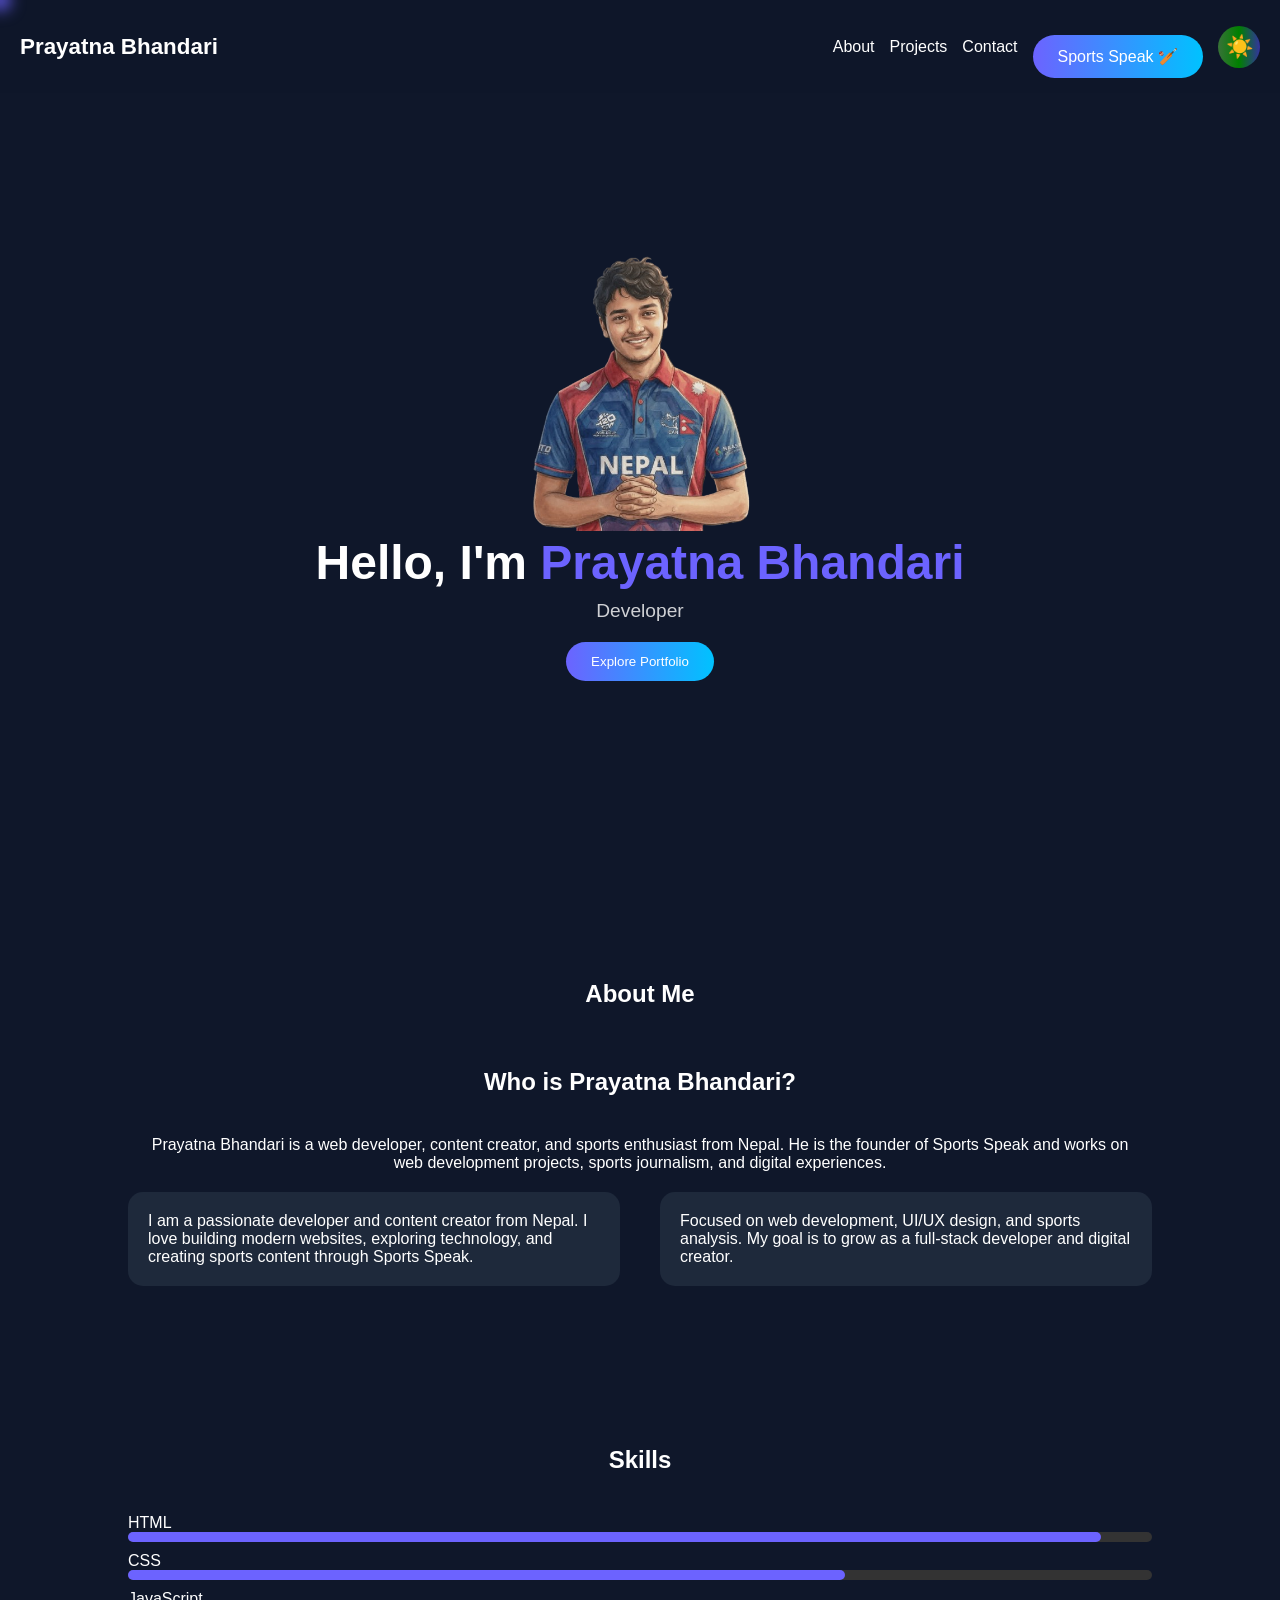
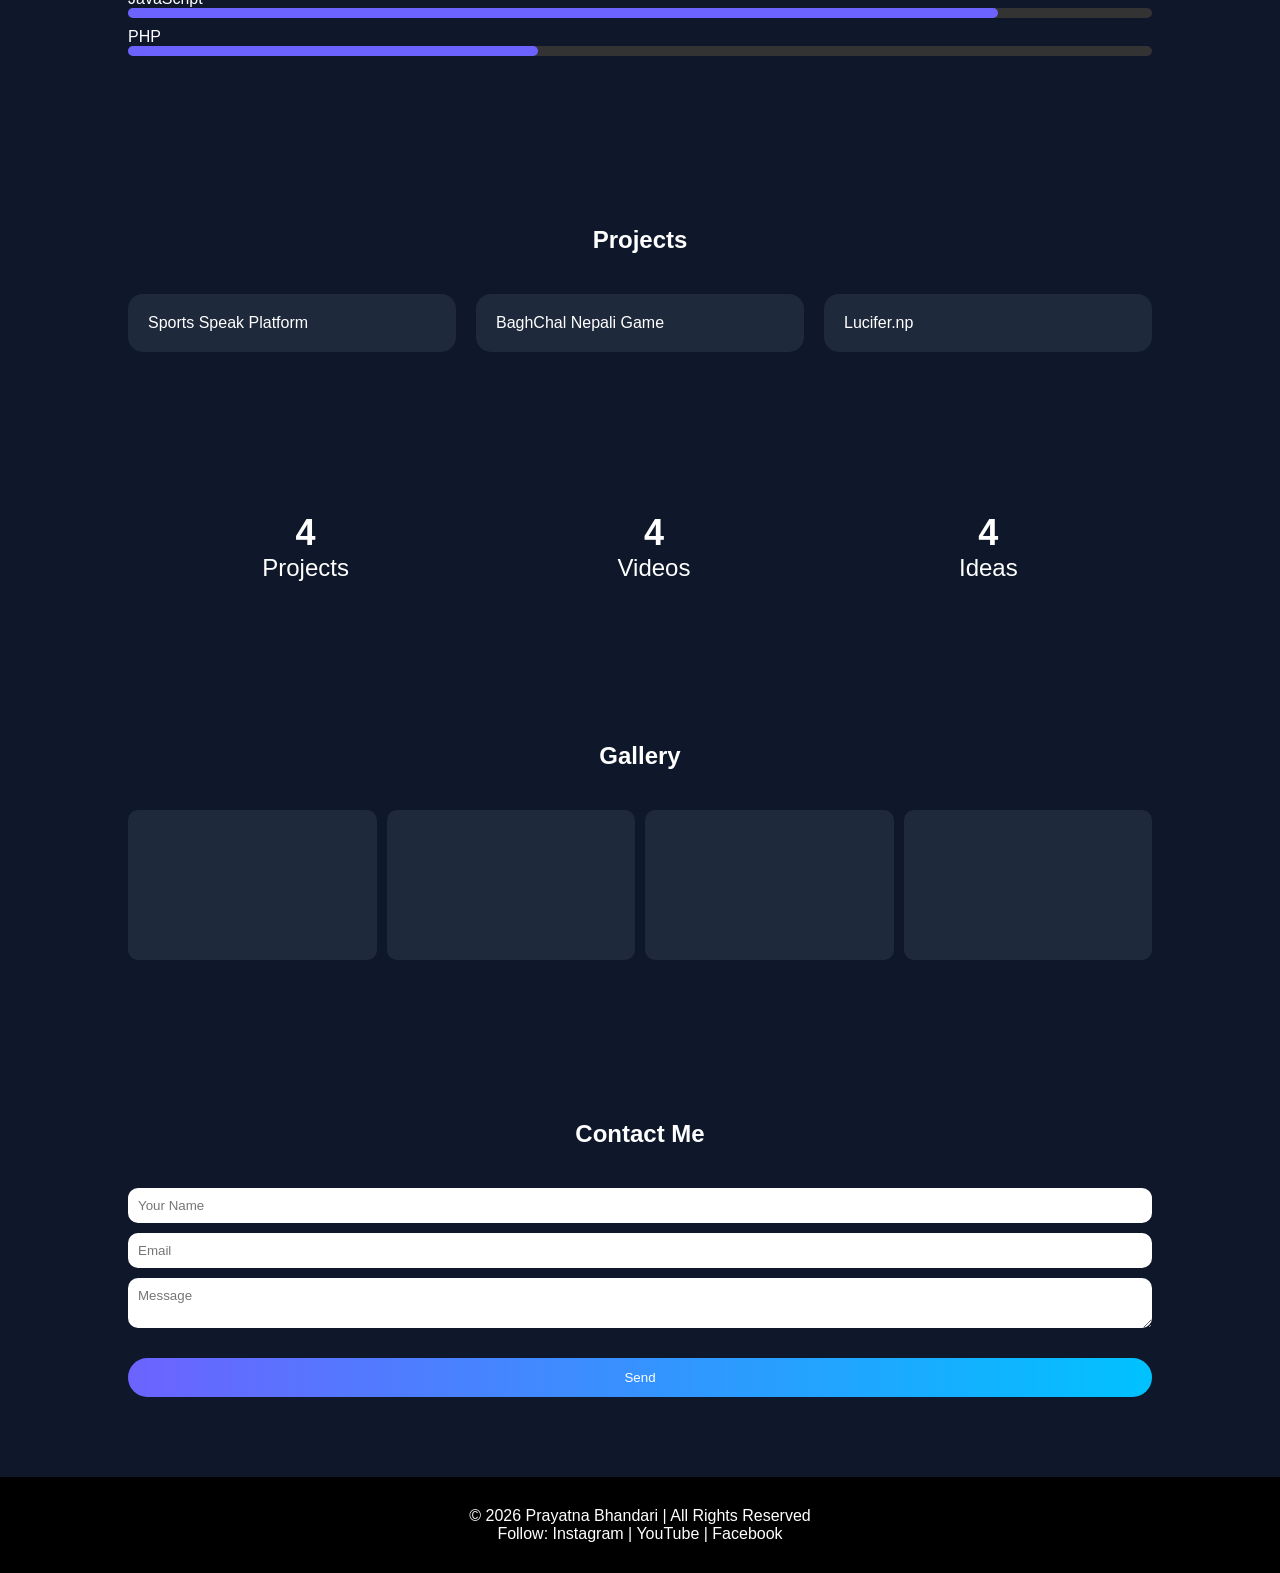
<file: index.html>
<!DOCTYPE html>
<html lang="en">
<head>
<meta charset="UTF-8">
<meta name="viewport" content="width=device-width, initial-scale=1.0">
<link rel="icon" href="ghibliME.png" type="image/png">
<meta name="description"
content="Official Website Of Prayatna Bhandari. Web developer, Content Creator, Sports Journalist, And Founder Of Sports Speak - Channel From Nepal.">

<title>
Prayatna Bhandari | Web Developer, Content Creator & Founder of Sports Speak
</title>

<style>
/* ================= THEMES ================= */

:root{
    --bg:#0f172a;
    --text:#ffffff;
    --card:#1e293b;
    --nav:rgba(15,23,42,0.75);
    --secondary-text:#cbd5e1;
    --input:#334155;

    --primary:#6C63FF;
    --secondary:#00C2FF;
}


/* LIGHT MODE */

body.light{

    --bg:#f8fafc;
    --text:#0f172a;
    --card:#ffffff;
    --nav:rgba(255,255,255,0.75);
    --secondary-text:#475569;
    --input:#e2e8f0;

    --primary:#6C63FF;
    --secondary:#00C2FF;
}


body{
    background-color:var(--bg);
    color:var(--text);
    transition:0.5s ease;
}

body.sports{
    --primary:#ff4d1a;
    --secondary:#ffb703;
}

/* ================= RESET ================= */
*{
    margin:0;
    padding:0;
    box-sizing:border-box;
    font-family:Segoe UI, sans-serif;
}

body{
    background:var(--bg);
    color:var(--text);
    overflow-x:hidden;
    transition:.5s ease;
}

/* ================= CURSOR GLOW ================= */
.cursor{
    width:20px;
    height:20px;
    border-radius:50%;
    position:fixed;
    pointer-events:none;
    background:var(--primary);
    transform:translate(-50%,-50%);
    filter:blur(8px);
    z-index:9999;
}

/* ================= HEADER ================= */
header{
    position:fixed;
    top:0;
    left:0;
    width:100%;
    padding:15px 20px;
    display:flex;
    align-items:center;
    justify-content:space-between;
    background:var(--nav);
    backdrop-filter:blur(15px);
    z-index:1000;
}

.logo{
    font-size:1.4rem;
    font-weight:700;
}

nav{
    display:flex;
    gap:15px;
    align-items:center;
}

nav a{
    color:var(--text);
    text-decoration:none;
    font-weight:500;
    transition:.3s;
}

nav a:hover{
    color:var(--primary);
}

/* ================= TOGGLE ================= */

.theme-switch{

    margin-left:auto;

    display:flex;

    align-items:center;

}


.theme-switch button{

    width:42px;
    height:42px;

    border:none;
    border-radius:50%;

    background-image: linear-gradient(to right, rgb(56, 114, 56), green, rgb(51, 51, 158));
    color:var(--text);

    font-size:22px;

    cursor:pointer;
    display:flex;
    align-items:center;
    justify-content:center;

    transition:.3s;
}


.theme-switch button:hover{

    transform:rotate(30deg) scale(1.1);

}


@media(max-width:900px){

    .theme-switch .text{
        display:none;
        text-align: center;
    }

}

/* Mobile view */

@media(max-width:900px){

    .theme-switch{
        justify-self:end;
    }


    .theme-switch button{

        width:40px;
        height:40px;

        padding:0;

        border-radius:50%;

        font-size:22px;
        display:flex;
        align-items:center;
        justify-content:center;

        overflow: visible;
    }


    /* Hide text after emoji */

    .theme-switch button{
        text-indent:-45px;
    }


    .theme-switch button::first-letter{
        text-indent:0;
    }

}

/* ================= HERO ================= */
.me {
    width: 250px;
    border-radius: 20px;
    box-shadow: 0 0 20px var(--accent-blue);
    animation: bounce 6s infinite ease-out;
}

@keyframes bounce {
    0%, 100% {
       
        transform: translateY(0);
    }
    50% {
        transform: translateY(-20px);
    }
}
.hero{
    height:100vh;
    display:flex;
    flex-direction:column;
    justify-content:center;
    align-items:center;
    text-align:center;
    padding:0 10%;
}

.hero h1{
    font-size:3rem;
}

.hero span{
    color:var(--primary);
}

.typing{
    margin-top:10px;
    font-size:1.2rem;
    opacity:0.8;
}

.btn{
    margin-top:20px;
    padding:12px 25px;
    border:none;
    border-radius:30px;
    cursor:pointer;
    background:linear-gradient(90deg,var(--primary),var(--secondary));
    color:var(--text);
    transition:.3s;
}

.btn:hover{
    transform:translateY(-5px);
}

/* ================= SECTIONS ================= */
section{
    padding:80px 10%;
}

h2{
    text-align:center;
    margin-bottom:40px;
}

/* ================= ABOUT ================= */
.about{
    display:grid;
    grid-template-columns:1fr 1fr;
    gap:40px;
}

.Mcard{
    background: none;
    padding:20px;
    text-align: center;
    border-radius:15px;
    font-family: 'Courier New', Courier, monospace;
    font-style: normal;
}

.card{
    background:var(--card);
    padding:20px;
    border-radius:15px;
    font-family: sans-serif;
    font-style: normal;
}

/* ================= SKILLS ================= */
.skill{
    margin:10px 0;
}

.bar{
    height:10px;
    background:#333;
    border-radius:10px;
}

.bar div{
    height:10px;
    width:0;
    background:var(--primary);
    border-radius:10px;
    transition:2s;
}

/* ================= PROJECTS ================= */
.projects{
    display:grid;
    grid-template-columns:repeat(auto-fit,minmax(250px,1fr));
    gap:20px;
}

/* ================= STATS ================= */
.stats{
    display:flex;
    justify-content:space-around;
    text-align:center;
}

.stats div{
    font-size:1.5rem;
}

/* ================= GALLERY ================= */
.gallery{
    display:grid;
    grid-template-columns:repeat(auto-fit,minmax(200px,1fr));
    gap:10px;
}

.gallery div{
    height:150px;
    background:var(--card);
    border-radius:10px;
}

/* ================= CONTACT ================= */
form{
    display:flex;
    flex-direction:column;
    gap:10px;
}

input, textarea{
    padding:10px;
    border:none;
    border-radius:10px;
}

/* ================= FOOTER ================= */
footer{
    text-align:center;
    padding:30px;
    background:#000;
}

/* ================= ANIMATION ================= */
.reveal{
    opacity:0;
    transform:translateY(50px);
    transition:1s;
}

.reveal.active{
    opacity:1;
    transform:translateY(0);
}

/* ================= HAMBURGER ================= */

.menu-btn{
    display:none;
    flex-direction:column;
    gap:5px;
    cursor:pointer;
}

.menu-btn span{
    width:24px;
    height:3px;
    background:white;
    border-radius:10px;
}

/* ================= MOBILE NAV ================= */

.mobile-nav{
    position:fixed;
    left:-280px;
    top:0;

    width:260px;
    height:100vh;

    background:#111827;

    padding:90px 25px;

    display:flex;
    flex-direction:column;
    gap:22px;

    transition:.4s ease;

    z-index:2000;
}

.mobile-nav.show{
    left:0;
}

.mobile-nav a{
    color:var(--text);
    text-decoration:none;
    font-size:1.05rem;
    font-weight:500;
}

.mobile-nav a:hover{
    color:var(--primary);
}

.overlay{
    position:fixed;
    inset:0;

    background:rgba(0,0,0,.5);

    opacity:0;
    visibility:hidden;

    transition:.3s;

    z-index:1500;
}

.overlay.show{
    opacity:1;
    visibility:visible;
}

/* ================= RESPONSIVE ================= */


@media(max-width:900px){

    /* Hide normal nav links */
    nav a:not(.sports-btn){
        display:none;
    }

    /* Hide theme switch */
    .switch{
        display:none;
    }

    /* Show hamburger */
    .menu-btn{
        display:flex;
    }

    /* Keep Sports Speak button visible */
    .sports-btn{
        display:inline-block;
        padding:8px 14px;
        font-size:.9rem;
    }

    header{
        display:flex;
        justify-content:space-between;
        align-items:center;
    }

    .logo{
        text-align:center;
    }

    .about{
        grid-template-columns:1fr;
    }

    .hero h1{
        font-size:2.2rem;
    }
    .me{
      width: 90px;  
    }

    .stats{
        flex-direction:column;
        gap:20px;
    }
}

/* ================= MOBILE ================= */
@media(max-width:768px){
    .about{
        grid-template-columns:1fr;
    }
    .stats{
        flex-direction:column;
        gap:20px;
    }
}

@media(max-width:500px){
    .sports-btn{
        font-size:0;
    }

    .sports-btn::after{
        content:"⚽";
        font-size:1rem;
    }
}
</style>
</head>

<body>
    <div class="overlay" id="overlay"></div>

<div class="mobile-nav" id="mobileNav">

    <a href="#home" onclick="closeMenu()">Home</a>
    <a href="#about" onclick="closeMenu()">About</a>
    <a href="#skills" onclick="closeMenu()">Skills</a>
    <a href="#projects" onclick="closeMenu()">Projects</a>
    <a href="#gallery" onclick="closeMenu()">Gallery</a>
    <a href="#contact" onclick="closeMenu()">Contact</a>

    <a href="sports.html"
       target="_blank"
       onclick="closeMenu()">
       Sports Speak ⚽
    </a>

</div>

<div class="cursor"></div>

<!-- ================= HEADER ================= -->
<header>
    <div class="menu-btn" id="menuBtn">
    <span></span>
    <span></span>
    <span></span>
</div>
    <div class="logo">Prayatna Bhandari</div>

    <nav>
        <a href="#about">About</a>
        <a href="#projects">Projects</a>
        <a href="#contact">Contact</a>

        <!-- SPORTS SPEAK BUTTON -->
        <a href="sports.html" target="_blank" class="btn sports-btn">Sports Speak 🏏</a>

        <!-- THEME SWITCH -->
        <div class="theme-switch">
    <button id="themeButton" onclick="toggleTheme()">
        ☀️
    </button>
</div>
    </nav>
</header>

<!-- ================= HERO ================= -->
<section class="hero">
        <div>
            <img src="ghibliME.png" class="me">
        </div>
    <h1>Hello, I'm <span>Prayatna Bhandari</span></h1>
    <div class="typing" id="typing"></div>
    <button class="btn">Explore Portfolio</button>
</section>

<!-- ================= ABOUT ================= -->
<section id="about" class="reveal">
    <h2>About Me</h2>
    
        <div class="Mcard">
            <h2>Who is Prayatna Bhandari?</h2>

<p>
Prayatna Bhandari is a web developer, content creator,
and sports enthusiast from Nepal. He is the founder of 
Sports Speak and works on web development projects,
sports journalism, and digital experiences.
</p>
        </div>
    <div class="about">
        <div class="card">
            I am a passionate developer and content creator from Nepal. I love building modern websites,
            exploring technology, and creating sports content through Sports Speak.
        </div>
        <div class="card">
            Focused on web development, UI/UX design, and sports analysis. My goal is to grow as a full-stack
            developer and digital creator.
        </div>
    </div>
</section>

<!-- ================= SKILLS ================= -->
<section class="reveal">
    <h2>Skills</h2>

    <div class="skill">HTML <div class="bar"><div data="95%"></div></div></div>
    <div class="skill">CSS <div class="bar"><div data="70%"></div></div></div>
    <div class="skill">JavaScript <div class="bar"><div data="85%"></div></div></div>
    <div class="skill">PHP <div class="bar"><div data="40%"></div></div></div>
</section>

<!-- ================= PROJECTS ================= -->
<section id="projects" class="reveal">
    <h2>Projects</h2>
    <div class="projects">
        <div class="card" onclick="window.location='https://youtube.com/@sportsspeak-r2w?si=JC8KCsCMfod_H1On';">Sports Speak Platform</div>
        <div class="card" onclick="window.location= 'Baghchal/baghchal-game.html'">BaghChal Nepali Game</div>
        <div class="card" onclick="window.location='Lucifer/lucifer-np.html';">Lucifer.np</div>
    </div>
</section>

<!-- ================= STATS ================= -->
<section class="reveal stats">
    <div><h1 class="count" data-target="15">0</h1>Projects</div>
    <div><h1 class="count" data-target="50">0</h1>Videos</div>
    <div><h1 class="count" data-target="120">0</h1>Ideas</div>
</section>

<!-- ================= GALLERY ================= -->
<section class="reveal">
    <h2>Gallery</h2>
    <div class="gallery">
        <div>
        </div><div></div><div></div><div></div>
    </div>
</section>

<!-- ================= CONTACT ================= -->
<section id="contact" class="reveal">
    <h2>Contact Me</h2>
    <form>
        <input placeholder="Your Name">
        <input placeholder="Email">
        <textarea placeholder="Message"></textarea>
        <button class="btn">Send</button>
    </form>
</section>

<!-- ================= FOOTER ================= -->
<footer>
    <p>© 2026 Prayatna Bhandari | All Rights Reserved</p>
    <p>Follow: Instagram | YouTube | Facebook</p>
</footer>

<script>

/* ================= CURSOR ================= */
const cursor = document.querySelector(".cursor");
document.addEventListener("mousemove",(e)=>{
    cursor.style.left = e.clientX+"px";
    cursor.style.top = e.clientY+"px";
});

/* ================= TYPING EFFECT ================= */
const text = ["Developer","Content Creator","Sports Enthusiast","Web Designer"];
let i=0,j=0;
function typing(){
    if(j < text[i].length){
        document.getElementById("typing").innerHTML += text[i][j];
        j++;
        setTimeout(typing,100);
    }else{
        setTimeout(()=>{
            document.getElementById("typing").innerHTML="";
            j=0;
            i=(i+1)%text.length;
            typing();
        },1500);
    }
}
typing();

/* ================= SKILL BARS ================= */
window.addEventListener("scroll",()=>{
    document.querySelectorAll(".bar div").forEach(bar=>{
        bar.style.width = bar.getAttribute("data");
    });
});

/* ================= COUNTERS ================= */
const counters = document.querySelectorAll(".count");
window.addEventListener("scroll",()=>{
    counters.forEach(counter=>{
        let target = +counter.getAttribute("data-target");
        let count = +counter.innerText;
        if(count < target){
            counter.innerText = count + 1;
        }
    });
});

/* ================= SCROLL REVEAL ================= */
window.addEventListener("scroll",()=>{
    document.querySelectorAll(".reveal").forEach(el=>{
        let top = el.getBoundingClientRect().top;
        if(top < window.innerHeight - 100){
            el.classList.add("active");
        }
    });
});

/* ================= THEME ================= */
function setTheme(mode){
    document.body.className = mode;
}
const menuBtn = document.getElementById("menuBtn");
const mobileNav = document.getElementById("mobileNav");
const overlay = document.getElementById("overlay");

menuBtn.addEventListener("click", () => {
    mobileNav.classList.add("show");
    overlay.classList.add("show");
});

function closeMenu(){
    mobileNav.classList.remove("show");
    overlay.classList.remove("show");
}

overlay.addEventListener("click", closeMenu);

// ================= THEME SYSTEM =================

const themeButton = document.getElementById("themeButton");


function updateThemeIcon(){

    if(document.body.classList.contains("light")){

        // Current theme: Light
        // Button switches to Dark
        themeButton.innerHTML = "🌙";

    }

    else{

        // Current theme: Dark
        // Button switches to Light
        themeButton.innerHTML = "☀️";

    }

}



function toggleTheme(){

    document.body.classList.toggle("light");


    localStorage.setItem(
        "theme",
        document.body.classList.contains("light")
        ? "light"
        : "dark"
    );


    updateThemeIcon();

}



// Load saved theme

window.addEventListener("load",()=>{


    if(localStorage.getItem("theme") === "light"){

        document.body.classList.add("light");

    }


    updateThemeIcon();

});

</script>

<script type="application/ld+json">
{
  "@context":"https://schema.org",
  "@type":"Person",
  "name":"Prayatna Bhandari",
  "url":"https://prayatnabhandari.com.np",
  "description":"Web developer, content creator and founder of Sports Speak.",
  "knowsAbout":[
    "Web Development",
    "Sports Journalism",
    "Content Creation"
  ]
}
</script>

</body>
</html>
</file>
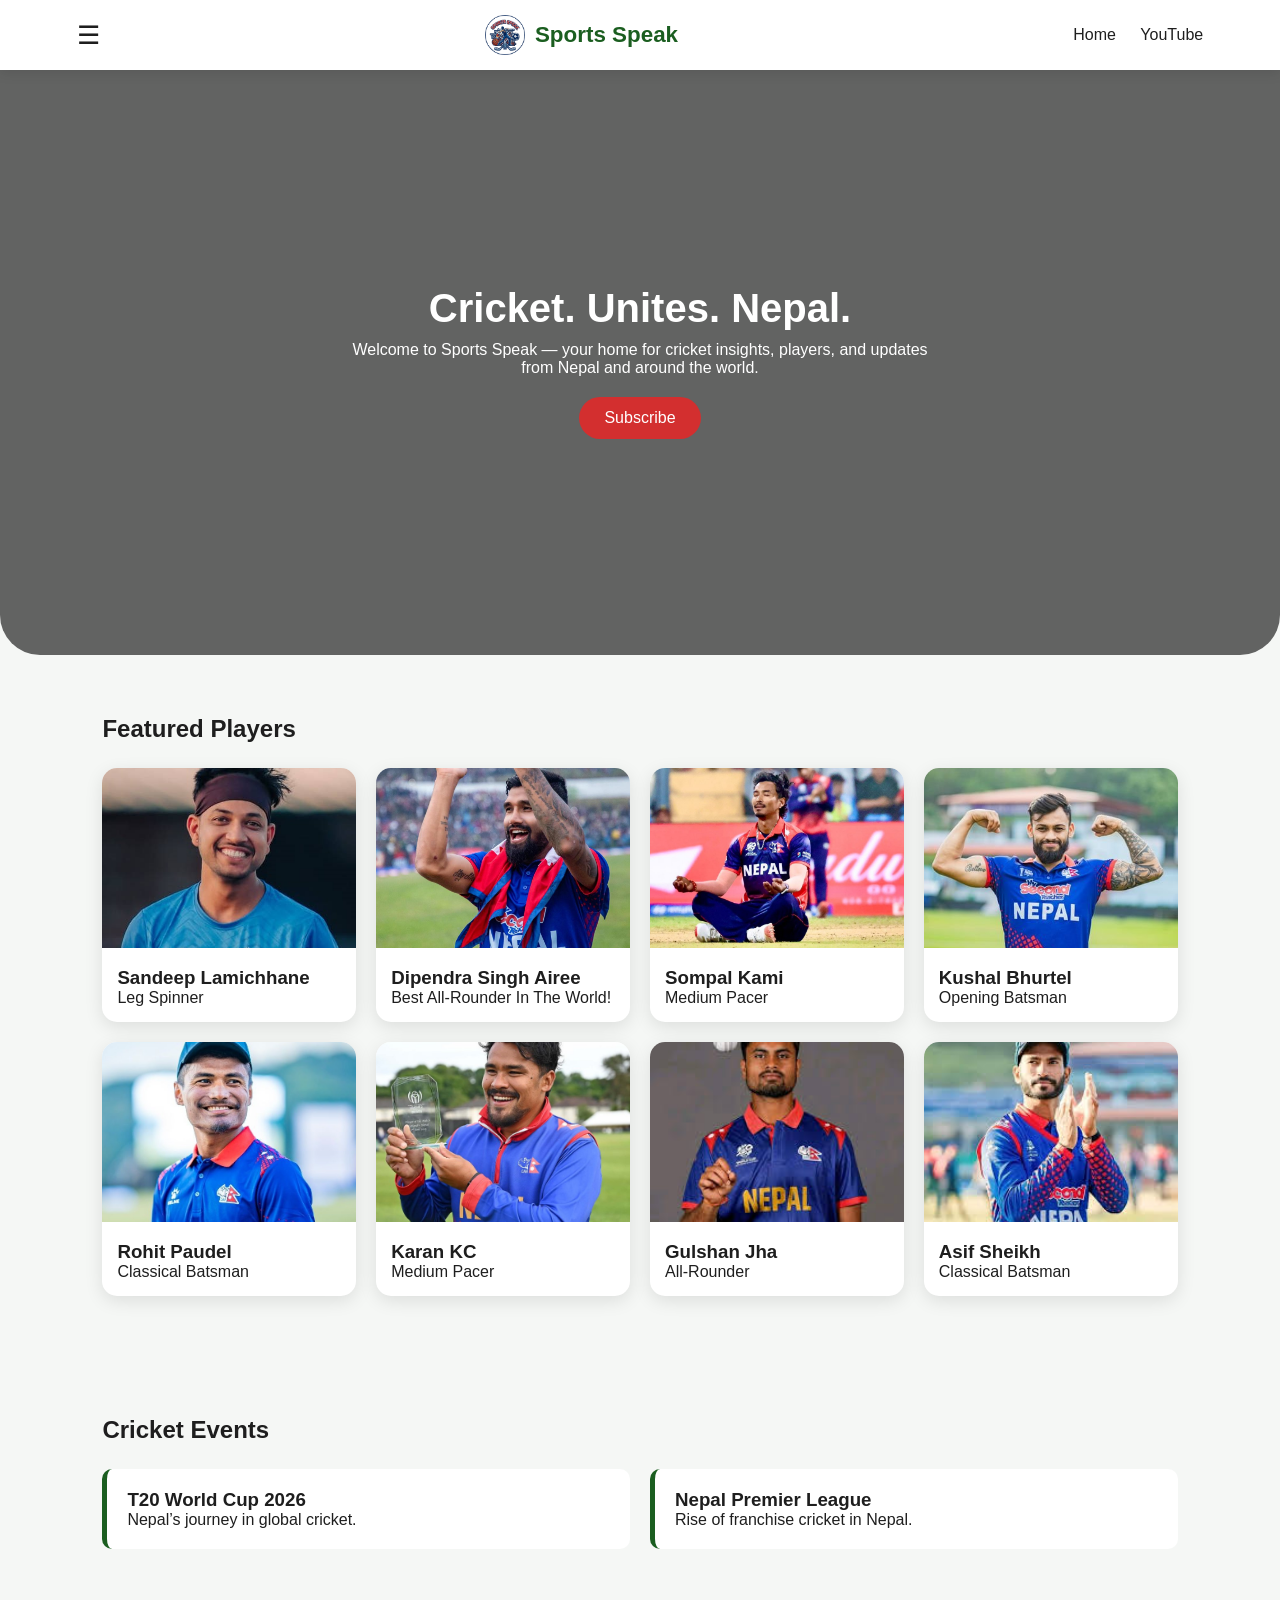
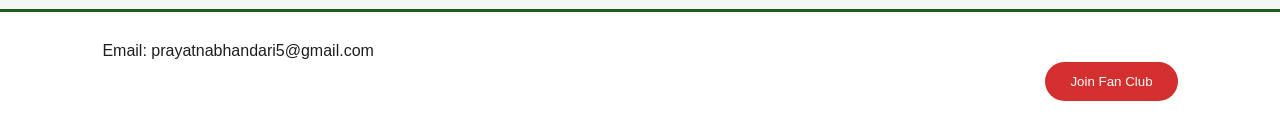
<file: sports.html>
<!DOCTYPE html>
<html lang="en">
<head>
<meta charset="UTF-8">
<meta name="viewport" content="width=device-width, initial-scale=1.0">
<title>Sports Speak | Cricket Hub</title>
<link rel="icon" href="newlogo.png" type="image/png">

<style>
:root {
    --bg: #f5f7f5;
    --text: #1e1e1e;
    --card: #ffffff;
    --accent: #1b5e20; /* cricket green */
    --accent2: #d32f2f; /* highlight red */
}

[data-theme="dark"] {
    --bg: #0f1410;
    --text: #f2f2f2;
    --card: #1b1f1c;
}

* {
    margin: 0;
    padding: 0;
    box-sizing: border-box;
    scroll-behavior: smooth;
}

body {
    font-family: 'Segoe UI', sans-serif;
    background: var(--bg);
    color: var(--text);
    transition: 0.3s ease;
}

/* HEADER */
header {
    display: flex;
    justify-content: space-between;
    align-items: center;
    padding: 15px 6%;
    background: var(--card);
    position: sticky;
    top: 0;
    z-index: 1000;
    box-shadow: 0 3px 12px rgba(0,0,0,0.1);
}

.logo {
    display: flex;
    align-items: center;
    gap: 10px;
}

.logo img {
    width: 40px;
}

.brand-name {
    font-size: 1.4rem;
    font-weight: bold;
    color: var(--accent);
}

.menu-icon {
    font-size: 26px;
    cursor: pointer;
    margin-right: 10px;
}

/* NAV */
.main-nav a {
    margin-left: 20px;
    text-decoration: none;
    color: var(--text);
    font-weight: 500;
    transition: 0.2s;
}

.main-nav a:hover {
    color: var(--accent2);
}

/* SIDEBAR */
.sidebar {
    position: fixed;
    top: 0;
    left: 0;
    width: 0;
    height: 100%;
    background: #111;
    overflow-x: hidden;
    transition: 0.4s;
    z-index: 2000;
    padding-top: 60px;
}

.sidebar a {
    display: block;
    padding: 15px 25px;
    color: #fff;
    text-decoration: none;
}

.sidebar a:hover {
    background: var(--accent);
}

.close-btn {
    position: absolute;
    top: 10px;
    right: 20px;
    font-size: 35px;
    color: white;
    cursor: pointer;
}

/* HERO */
.hero {
    min-height: 65vh;
    display: flex;
    flex-direction: column;
    justify-content: center;
    align-items: center;
    text-align: center;
    padding: 40px;
    color: white;
    background: linear-gradient(rgba(0,0,0,0.6), rgba(0,0,0,0.6)),
    url('https://images.unsplash.com/photo-1540747913346-19e32dc3e97e') center/cover;
    border-radius: 0 0 40px 40px;
}

.hero h1 {
    font-size: 2.5rem;
}

.hero p {
    margin-top: 10px;
    max-width: 600px;
}

/* BUTTONS */
.btn {
    margin-top: 20px;
    padding: 12px 25px;
    background: var(--accent2);
    color: white;
    border: none;
    border-radius: 25px;
    cursor: pointer;
    text-decoration: none;
    transition: 0.3s;
}

.btn:hover {
    transform: scale(1.05);
}

/* SECTIONS */
section {
    padding: 60px 8%;
}

/* GRID */
.grid {
    display: grid;
    grid-template-columns: repeat(auto-fit, minmax(230px, 1fr));
    gap: 20px;
    margin-top: 25px;
}

/* CARD */
.card {
    background: var(--card);
    border-radius: 15px;
    overflow: hidden;
    box-shadow: 0 5px 18px rgba(0,0,0,0.1);
    transition: 0.3s;
}

.card:hover {
    transform: translateY(-5px);
}

.card img {
    width: 100%;
    height: 180px;
    object-fit: cover;
}

.card-content {
    padding: 15px;
}

/* EVENTS */
.event {
    background: var(--card);
    padding: 20px;
    border-left: 5px solid var(--accent);
    border-radius: 10px;
}

/* FOOTER */
footer {
    background: var(--card);
    padding: 30px 8%;
    display: flex;
    justify-content: space-between;
    flex-wrap: wrap;
    border-top: 3px solid var(--accent);
}

/* MODAL */
.modal {
    display: none;
    position: fixed;
    top: 0;
    left: 0;
    width: 100%;
    height: 100%;
    background: rgba(0,0,0,0.7);
    justify-content: center;
    align-items: center;
}

.modal-content {
    background: var(--card);
    padding: 20px;
    border-radius: 10px;
    width: 280px;
    text-align: center;
}

/* SWITCH */
.switch {
    position: relative;
    display: inline-block;
    width: 50px;
    height: 24px;
}

.switch input { display: none; }

.slider {
    position: absolute;
    cursor: pointer;
    background: #ccc;
    top: 0;
    left: 0;
    right: 0;
    bottom: 0;
    border-radius: 34px;
}

.slider:before {
    content: "";
    position: absolute;
    height: 18px;
    width: 18px;
    left: 3px;
    bottom: 3px;
    background: white;
    border-radius: 50%;
    transition: 0.3s;
}

input:checked + .slider {
    background: var(--accent);
}

input:checked + .slider:before {
    transform: translateX(26px);
}

/* RESPONSIVE */
@media (max-width: 768px) {
    .main-nav { display: none; }
    .hero h1 { font-size: 2rem; }
}
</style>
</head>

<body>

<!-- SIDEBAR -->
<div id="sidebar" class="sidebar">
    <div class="close-btn" onclick="toggleMenu()">&times;</div>
    <a href="#home">Home</a>
    <a href="#players">Players</a>
    <a href="#events">Events</a>
    <a href="#" onclick="openSettings()">Settings</a>
</div>

<!-- HEADER -->
<header>
    <div class="menu-icon" onclick="toggleMenu()">☰</div>

    <div class="logo">
        <img src="newlogo.png">
        <span class="brand-name">Sports Speak</span>
    </div>

    <nav class="main-nav">
        <a href="#home">Home</a>
        <a href="https://youtube.com" target="_blank">YouTube</a>
    </nav>
</header>

<!-- HERO -->
<section id="home" class="hero">
    <h1>Cricket. Unites. Nepal.</h1>
    <p>Welcome to Sports Speak — your home for cricket insights, players, and updates from Nepal and around the world.</p>
    <a class="btn" href="https://youtube.com" target="_blank">Subscribe</a>
</section>

<!-- PLAYERS -->
<section id="players">
    <h2>Featured Players</h2>
    <div class="grid">
        <div class="card">
            <img src="SandeepLamichhane.jpg">
            <div class="card-content">
                <h3>Sandeep Lamichhane</h3>
                <p>Leg Spinner</p>
            </div>
        </div>
        <div class="card">
            <img src="DSAiree.jpg">
            <div class="card-content">
                <h3>Dipendra Singh Airee</h3>
                <p>Best All-Rounder In The World!</p>
            </div>
        </div>

        <div class="card">
            <img src="SompalKami.jpg">
            <div class="card-content">
                <h3>Sompal Kami</h3>
                <p>Medium Pacer</p>
            </div>
        </div>
        <div class="card">
            <img src="KushalBhurtel.jpg">
            <div class="card-content">
                <h3>Kushal Bhurtel</h3>
                <p>Opening Batsman</p>
            </div>
        </div>
        <div class="card">
            <img src="RohitPaudel.jpg">
            <div class="card-content">
                <h3>Rohit Paudel</h3>
                <p>Classical Batsman</p>
            </div>
        </div>
        

        <div class="card">
            <img src="KaranKC.jpg">
            <div class="card-content">
                <h3>Karan KC</h3>
                <p>Medium Pacer</p>
            </div>
        </div>
        
        <div class="card">
            <img src="GulshanJha.jfif">
            <div class="card-content">
                <h3>Gulshan Jha</h3>
                <p>All-Rounder</p>
            </div>
        </div>
        
        <div class="card">
            <img src="Asif Sheikh.jfif">
            <div class="card-content">
                <h3>Asif Sheikh</h3>
                <p>Classical Batsman</p>
            </div>
        </div>
        

        
    </div>
</section>

<!-- EVENTS -->
<section id="events">
    <h2>Cricket Events</h2>

    <div class="grid">
        <div class="event">
            <h3>T20 World Cup 2026</h3>
            <p>Nepal’s journey in global cricket.</p>
        </div>

        <div class="event">
            <h3>Nepal Premier League</h3>
            <p>Rise of franchise cricket in Nepal.</p>
        </div>
    </div>
</section>

<!-- FOOTER -->
<footer>
    <p>Email: prayatnabhandari5@gmail.com</p>
    <button class="btn" onclick="joinFan()">Join Fan Club</button>
</footer>

<!-- SETTINGS -->
<div id="settings" class="modal">
    <div class="modal-content">
        <h3>Settings</h3>
        <label class="switch">
            <input type="checkbox" id="darkToggle" onchange="toggleDarkMode()">
            <span class="slider"></span>
        </label>
        <p>Dark Mode</p>
        <br>
        <button onclick="closeSettings()" class="btn">Close</button>
    </div>
</div>

<script>
function toggleMenu() {
    const sidebar = document.getElementById("sidebar");
    sidebar.style.width = sidebar.style.width === "250px" ? "0" : "250px";
}

function openSettings() {
    document.getElementById("settings").style.display = "flex";
}

function closeSettings() {
    document.getElementById("settings").style.display = "none";
}

function toggleDarkMode() {
    const body = document.body;
    const isDark = document.getElementById("darkToggle").checked;
    body.setAttribute("data-theme", isDark ? "dark" : "");
    localStorage.setItem("theme", isDark ? "dark" : "light");
}

window.onload = () => {
    if (localStorage.getItem("theme") === "dark") {
        document.body.setAttribute("data-theme", "dark");
        document.getElementById("darkToggle").checked = true;
    }
};

function joinFan() {
    alert("Welcome to the Cricket Fan Club! 🏏");
}
</script>

</body>
</html>
</file>
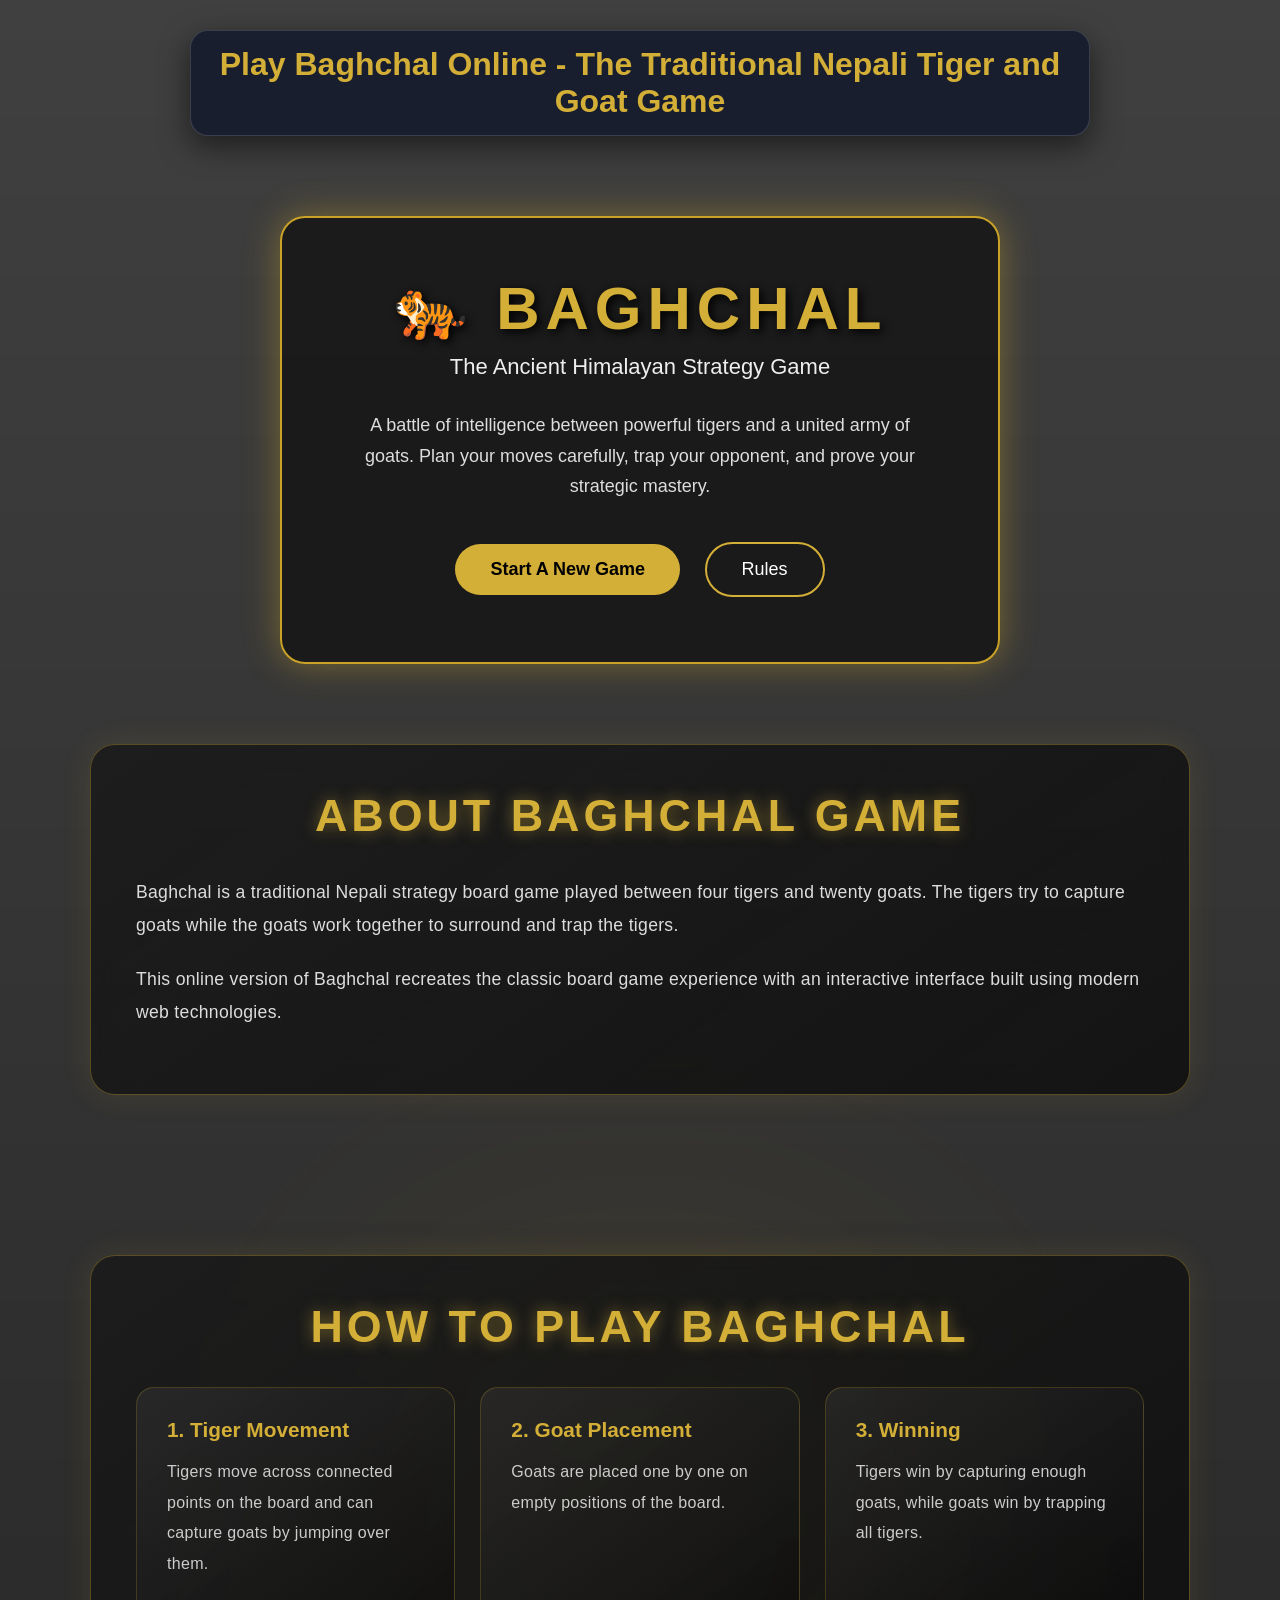
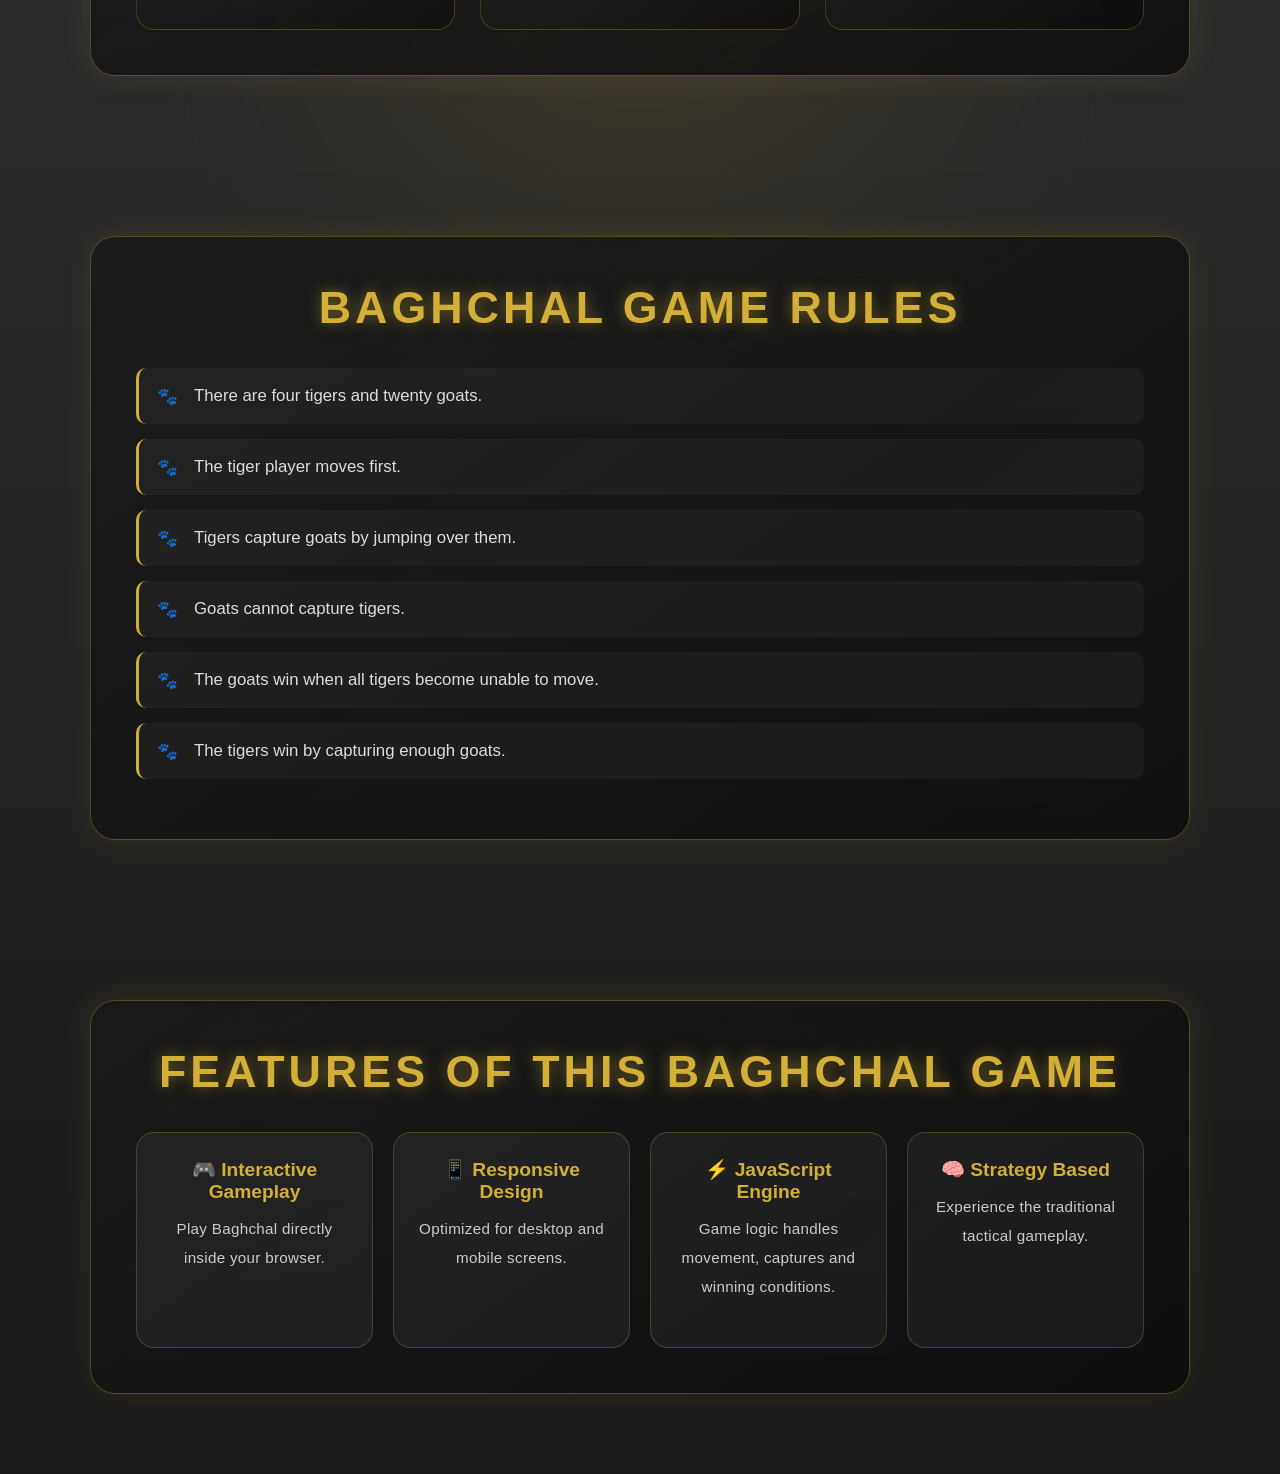
<file: Baghchal/baghchal-game.html>
<!DOCTYPE html>
<html lang="en">

<head>

    <meta charset="UTF-8">
    <meta name="viewport" content="width=device-width, initial-scale=1.0">
    <meta 
name="description"
content="
Play Baghchal online, a traditional Nepali tiger and goat strategy board game.
Learn the rules, understand the gameplay, and enjoy this classic strategy game
directly in your browser.
">
<meta 
name="author"
content="Prayatna Bhandari">

    <title>BaghChal | The Tiger Strategy Game</title>
    <link rel="icon" href="Baghchal-logo.png" type="image/png">

    <style>
        * {
            margin: 0;
            padding: 0;
            box-sizing: border-box;
            font-family: "Segoe UI", Arial, sans-serif;
        }


        body {

            min-height: 100vh;

            display: flex;
            justify-content: center;
            align-items: center;
            flex-wrap: wrap;
            background:
                linear-gradient(rgba(0, 0, 0, .75),
                    rgba(0, 0, 0, .9)),
                url("https://images.unsplash.com/photo-1519681393784-d120267933ba");

            background-size: cover;
            background-position: center;

            color: white;
            min-height: 100vh;
            overflow-x: hidden;
            overflow-y: auto;
        }



        /* Background effect */

        body::before {

            content: "";

            position: absolute;

            width: 350px;
            height: 350px;

            background: #c9a227;

            filter: blur(150px);

            opacity: .25;

            animation: glow 5s infinite alternate;

        }

        header {
            width: min(95vw, 900px);
            height: auto;
            text-align: center;
            color: #d4af37;
            gap: 12px;
            flex-wrap: wrap;
            background: rgba(15, 23, 42, .8);
            border: 1px solid rgba(255, 255, 255, .15);
            padding: 15px;
            margin-top: 30px;
            margin-bottom: 80px;
            border-radius: 18px;
            box-shadow: 0 10px 30px #0008;
        }


        @keyframes glow {

            from {
                transform: translate(-100px, -100px);
            }

            to {
                transform: translate(100px, 100px);
            }

        }





        /* Main card */


        .container {

            position: relative;

            z-index: 2;

            width: min(92%, 720px);

            padding: clamp(25px, 5vw, 55px);


            text-align: center;


            background:
                rgba(20, 20, 20, .82);


            border:

                2px solid #c9a227;


            border-radius: 25px;


            box-shadow:

                0 0 35px rgba(201, 162, 39, .45);


        }




        /* Title */


        h2 {

            font-size: clamp(38px, 8vw, 60px);

            letter-spacing: 6px;

            color: #d4af37;

            text-shadow:

                3px 3px 10px black;


        }



        .tagline {

            margin-top: 10px;

            font-size: clamp(16px, 3vw, 22px);

            color: #eee;

        }





        .description {


            margin: 30px auto;

            max-width: 580px;

            line-height: 1.7;

            color: #ddd;

            font-size: clamp(15px, 2.5vw, 18px);


        }





        /* Buttons */


        button {

            cursor: pointer;

            border-radius: 40px;

            padding: 15px 35px;

            margin: 10px;

            font-size: 18px;

            transition: .3s;

        }



        .start {


            background: #d4af37;

            color: black;

            border: none;

            font-weight: bold;


        }



        .start:hover {

            transform: scale(1.08);

            background: #ffd700;

        }




        .rules {


            background: transparent;

            color: white;

            border: 2px solid #d4af37;


        }



        .rules:hover {

            background: #d4af37;

            color: black;

        }





        /* Modal */


        .modal {


            display: none;

            position: fixed;

            inset: 0;


            background:

                rgba(0, 0, 0, .85);


            justify-content: center;

            align-items: center;


            z-index: 10;


        }




        .rulesBox {


            width: min(92%, 700px);

            max-height: 85vh;


            overflow-y: auto;


            background: #171717;


            padding: clamp(20px, 5vw, 40px);


            border-radius: 20px;


            border: 2px solid #d4af37;


        }



        .rulesBox h2 {


            text-align: center;

            color: #d4af37;

            margin-bottom: 25px;


        }



        .rulesBox h3 {

            margin-top: 20px;

            color: #d4af37;

        }



        .rulesBox p,
        .rulesBox li {

            color: #ddd;

            line-height: 1.7;

        }



        .rulesBox ul {

            margin-left: 20px;

        }





        .close {


            float: right;

            font-size: 25px;

            cursor: pointer;

            color: #ff5555;


        }







        /* Mobile adjustments */


        @media(max-width:500px) {


            .container {

                border-radius: 18px;

            }



            button {

                display: block;

                width: 80%;

                margin: 15px auto;

            }


            h2 {

                letter-spacing: 3px;

            }



        }


        /* ==========================================
   BAGHCHAL INFORMATION SECTIONS
   Dark Traditional Game Theme
========================================== */


        /* Main Section Container */

        .seo-section {

            width: min(90%, 1100px);

            margin: 80px auto;

            padding: 45px;

            background:
                linear-gradient(145deg,
                    rgba(25, 25, 25, 0.85),
                    rgba(10, 10, 10, 0.75));

            border: 1px solid rgba(212, 175, 55, 0.35);

            border-radius: 25px;

            box-shadow:
                0 0 30px rgba(212, 175, 55, 0.12);

            backdrop-filter: blur(12px);

            box-sizing: border-box;

        }



        /* Section Heading */


        .seo-section h2 {

            text-align: center;

            font-size: clamp(2rem, 4vw, 2.8rem);

            letter-spacing: 4px;

            color: #d4af37;

            margin-bottom: 35px;

            text-transform: uppercase;

            text-shadow:
                0 0 15px rgba(212, 175, 55, 0.5);

        }




        /* Paragraph Text */


        .seo-section p {

            color: #dddddd;

            font-size: 1.1rem;

            line-height: 1.9;

            letter-spacing: .3px;

            margin-bottom: 20px;

        }



        /* ==========================================
        HOW TO PLAY SECTION
========================================== */


        .steps {

            display: grid;

            grid-template-columns:
                repeat(3, 1fr);

            gap: 25px;

        }



        .step-card {


            background:

                linear-gradient(145deg,
                    rgba(255, 255, 255, 0.06),
                    rgba(0, 0, 0, 0.3));


            border: 1px solid rgba(212, 175, 55, 0.25);


            border-radius: 18px;


            padding: 30px;


            transition: .3s ease;


        }


        .step-card:hover {


            transform: translateY(-8px);


            border-color: #d4af37;


            box-shadow:

                0 0 25px rgba(212, 175, 55, 0.25);


        }



        .step-card h3 {


            color: #d4af37;


            font-size: 1.3rem;


            margin-bottom: 15px;


        }


        .step-card p {


            color: #cccccc;


            font-size: 1rem;


        }



        /* ==========================================
              RULES SECTION
========================================== */


        .rules ul {


            list-style: none;


            padding: 0;


        }



        .rules li {


            position: relative;


            padding: 18px 20px 18px 55px;


            margin-bottom: 15px;


            background:

                rgba(255, 255, 255, 0.04);


            border-left: 3px solid #d4af37;


            border-radius: 10px;


            color: #ddd;


            font-size: 1.05rem;


        }



        .rules li::before {


            content: "🐾";


            position: absolute;


            left: 18px;


            top: 18px;


        }



        /* ==========================================
             FEATURES SECTION
========================================== */


        .feature-grid {


            display: grid;


            grid-template-columns:
                repeat(4, 1fr);


            gap: 20px;


        }



        .feature-card {


            padding: 25px;


            text-align: center;


            background:

                rgba(255, 255, 255, 0.05);


            border-radius: 18px;


            border:

                1px solid rgba(212, 175, 55, 0.25);


            transition: .3s ease;


        }



        .feature-card:hover {


            transform: translateY(-6px);


            box-shadow:

                0 0 25px rgba(212, 175, 55, 0.2);


            border-color: #d4af37;


        }



        .feature-card h3 {


            color: #d4af37;


            margin-bottom: 12px;


            font-size: 1.2rem;


        }



        .feature-card p {


            color: #ccc;


            font-size: .95rem;


        }



        /* ==========================================
              RESPONSIVE DESIGN
========================================== */


        @media(max-width:900px) {


            .steps {


                grid-template-columns:
                    repeat(2, 1fr);

            }



            .feature-grid {


                grid-template-columns:
                    repeat(2, 1fr);

            }


        }





        @media(max-width:600px) {



            .seo-section {


                width: 92%;


                padding: 25px;


                margin: 50px auto;


                border-radius: 18px;


            }



            .seo-section h2 {


                font-size: 1.7rem;


                letter-spacing: 2px;


            }



            .seo-section p {


                font-size: 1rem;


            }




            .steps {


                grid-template-columns: 1fr;

            }




            .feature-grid {


                grid-template-columns: 1fr;

            }



            .step-card {


                padding: 22px;

            }



            .rules li {


                font-size: .95rem;


                padding-left: 45px;


            }


        }




        @media(max-width:380px) {


            .seo-section {


                padding: 20px;

            }


            .seo-section h2 {


                font-size: 1.5rem;

            }


        }
    </style>


</head>



<body>



    <header>
        <h1>
            Play Baghchal Online - The Traditional Nepali Tiger and Goat Game
        </h1>
    </header>

    <div class="container">


        <h2>🐅 BAGHCHAL</h2>


        <div class="tagline">

            The Ancient Himalayan Strategy Game

        </div>



        <p class="description">

            A battle of intelligence between powerful tigers and a united army of goats.
            Plan your moves carefully, trap your opponent, and prove your strategic mastery.

        </p>



        <button class="start" onclick="startGame()">

            Start A New Game

        </button>



        <button class="rules" onclick="showRules()">

            Rules

        </button>


    </div>





    <!-- Rules Window -->


    <div class="modal" id="rulesModal">


        <div class="rulesBox">


            <span class="close" onclick="hideRules()">✖</span>



            <h2>🐅 BaghChal Rules</h2>



            <h3>Game Setup</h3>

            <ul>

                <li>The board consists of 25 connected points.</li>

                <li>Four tigers start at the four corners.</li>

                <li>Twenty goats enter the board one by one.</li>

            </ul>




            <h3>Tiger Rules</h3>

            <ul>

                <li>Tigers move along connected lines.</li>

                <li>A tiger can jump over a goat to capture it.</li>

                <li>The captured goat is removed.</li>

                <li>Tigers win by capturing enough goats.</li>

            </ul>





            <h3>Goat Rules</h3>


            <ul>

                <li>Goats are placed one at a time.</li>

                <li>During placement, goats cannot move.</li>

                <li>After all goats enter, they can move one step.</li>

                <li>Goats cannot capture tigers.</li>

            </ul>





            <h3>Winning Conditions</h3>


            <ul>

                <li>Tigers win by capturing all 20 goats.</li>

                <li>Goats win by trapping all tigers.\nLeaving no legal moves for all four tigers.</li>

            </ul>





            <h3>Strategy</h3>


            <p>

                The tiger must attack wisely while goats must work together.
                A single mistake can change the entire game.

            </p>



        </div>


    </div>



    <section class="about-game seo-section">
        <h2>About Baghchal Game</h2>

        <p>
            Baghchal is a traditional Nepali strategy board game played between
            four tigers and twenty goats. The tigers try to capture goats while
            the goats work together to surround and trap the tigers.
        </p>

        <p>
            This online version of Baghchal recreates the classic board game
            experience with an interactive interface built using modern web
            technologies.
        </p>
    </section>
    <section class="how-to-play seo-section">

        <h2>How To Play Baghchal</h2>

        <div class="steps">

            <div class="step-card">
                <h3>1. Tiger Movement</h3>
                <p>
                    Tigers move across connected points on the board and can
                    capture goats by jumping over them.
                </p>
            </div>


            <div class="step-card">
                <h3>2. Goat Placement</h3>
                <p>
                    Goats are placed one by one on empty positions of the board.
                </p>
            </div>


            <div class="step-card">
                <h3>3. Winning</h3>
                <p>
                    Tigers win by capturing enough goats, while goats win by
                    trapping all tigers.
                </p>
            </div>

        </div>

    </section>
    <section class="rules seo-section">

        <h2>Baghchal Game Rules</h2>


        <ul>

            <li>
                There are four tigers and twenty goats.
            </li>

            <li>
                The tiger player moves first.
            </li>

            <li>
                Tigers capture goats by jumping over them.
            </li>

            <li>
                Goats cannot capture tigers.
            </li>

            <li>
                The goats win when all tigers become unable to move.
            </li>

            <li>
                The tigers win by capturing enough goats.
            </li>

        </ul>


    </section>
    <section class="features seo-section">

        <h2>Features of This Baghchal Game</h2>


        <div class="feature-grid">


            <div class="feature-card">
                <h3>🎮 Interactive Gameplay</h3>
                <p>
                    Play Baghchal directly inside your browser.
                </p>
            </div>


            <div class="feature-card">
                <h3>📱 Responsive Design</h3>
                <p>
                    Optimized for desktop and mobile screens.
                </p>
            </div>


            <div class="feature-card">
                <h3>⚡ JavaScript Engine</h3>
                <p>
                    Game logic handles movement, captures and winning conditions.
                </p>
            </div>


            <div class="feature-card">
                <h3>🧠 Strategy Based</h3>
                <p>
                    Experience the traditional tactical gameplay.
                </p>
            </div>


        </div>

    </section>

    <script>


        function startGame() {

            window.location.href = "game.html";

        }



        function showRules() {

            document.getElementById("rulesModal")
                .style.display = "flex";

        }



        function hideRules() {

            document.getElementById("rulesModal")
                .style.display = "none";

        }



        window.onclick = function (event) {

            let modal = document.getElementById("rulesModal");

            if (event.target === modal) {

                modal.style.display = "none";

            }

        }


    </script>
    <script type="application/ld+json">
{
 "@context":"https://schema.org",
 "@type":"VideoGame",
 "name":"Baghchal Online",
 "description":"A digital version of the traditional Nepali tiger and goat strategy board game.",
 "genre":"Strategy Board Game",
 "author":{
   "@type":"Person",
   "name":"Prayatna Bhandari"
 },
 "applicationCategory":"Game"
}
</script>
</body>

</html>
</file>
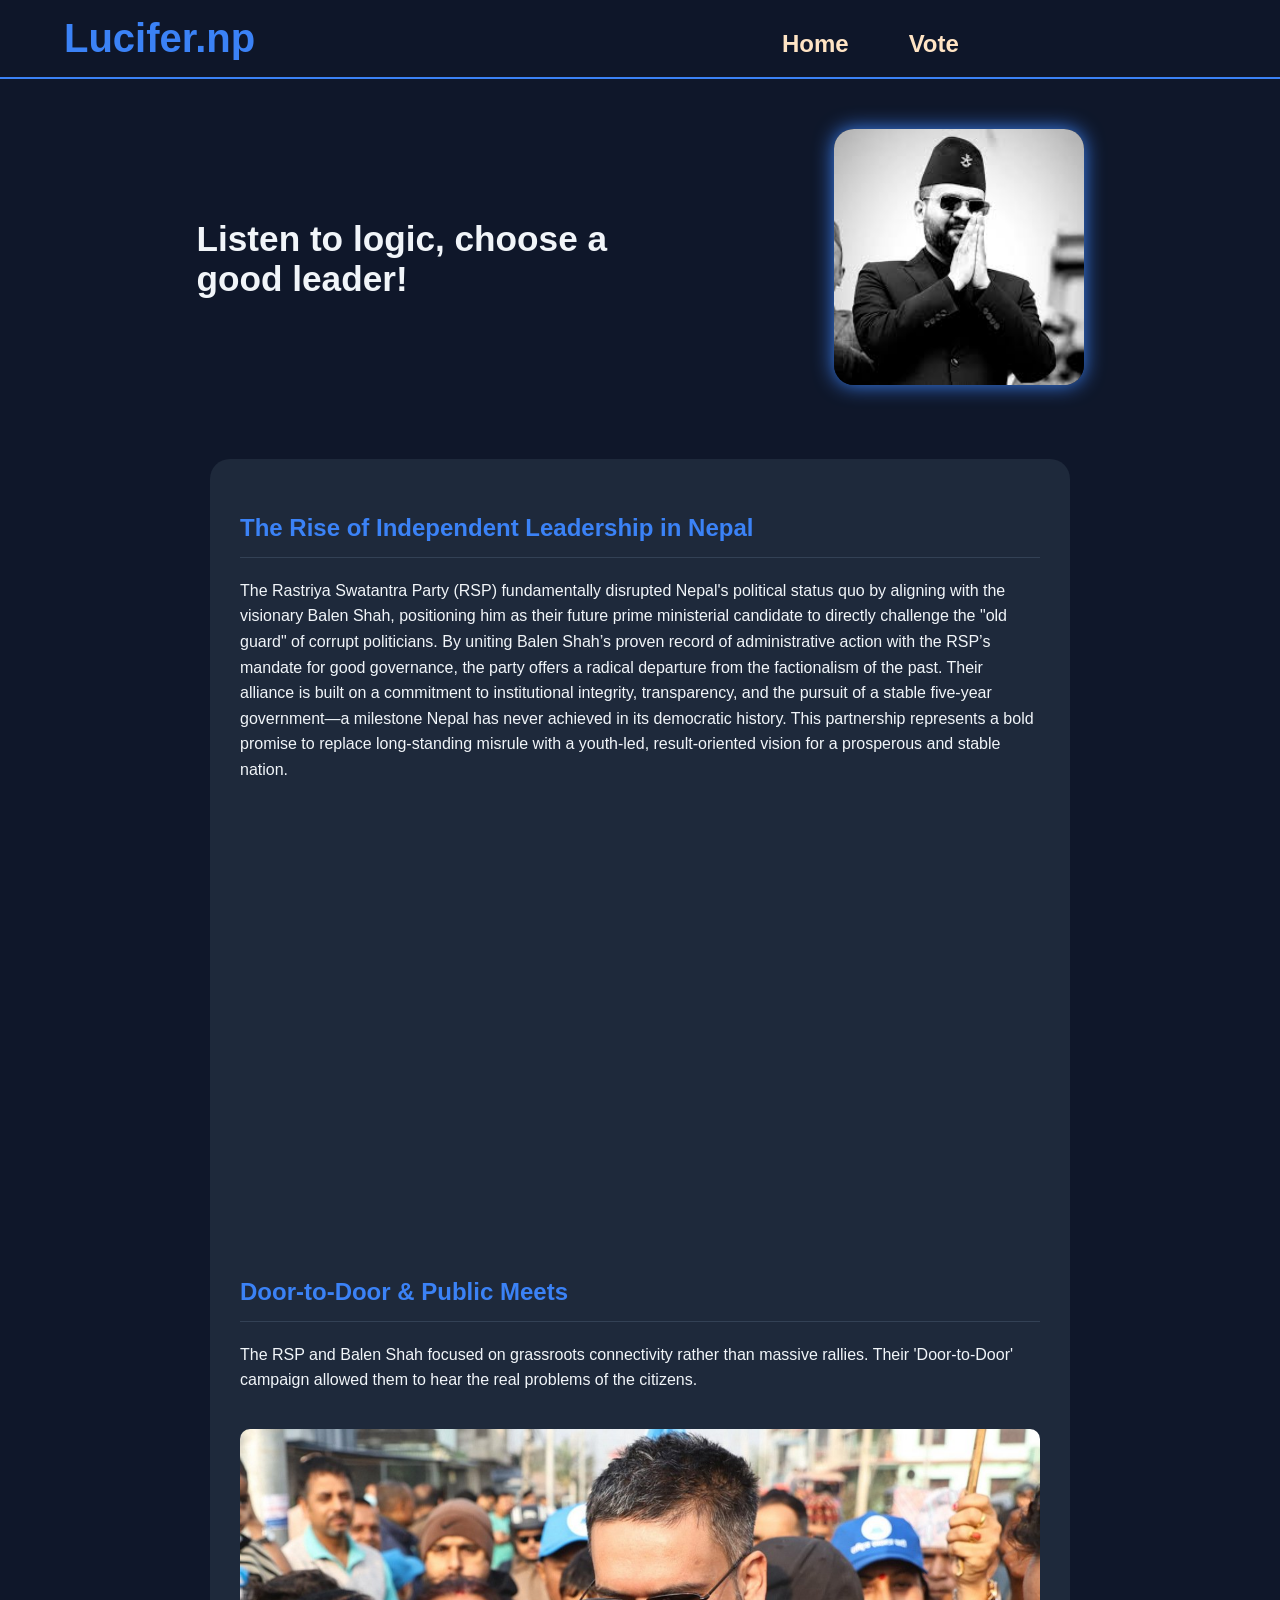
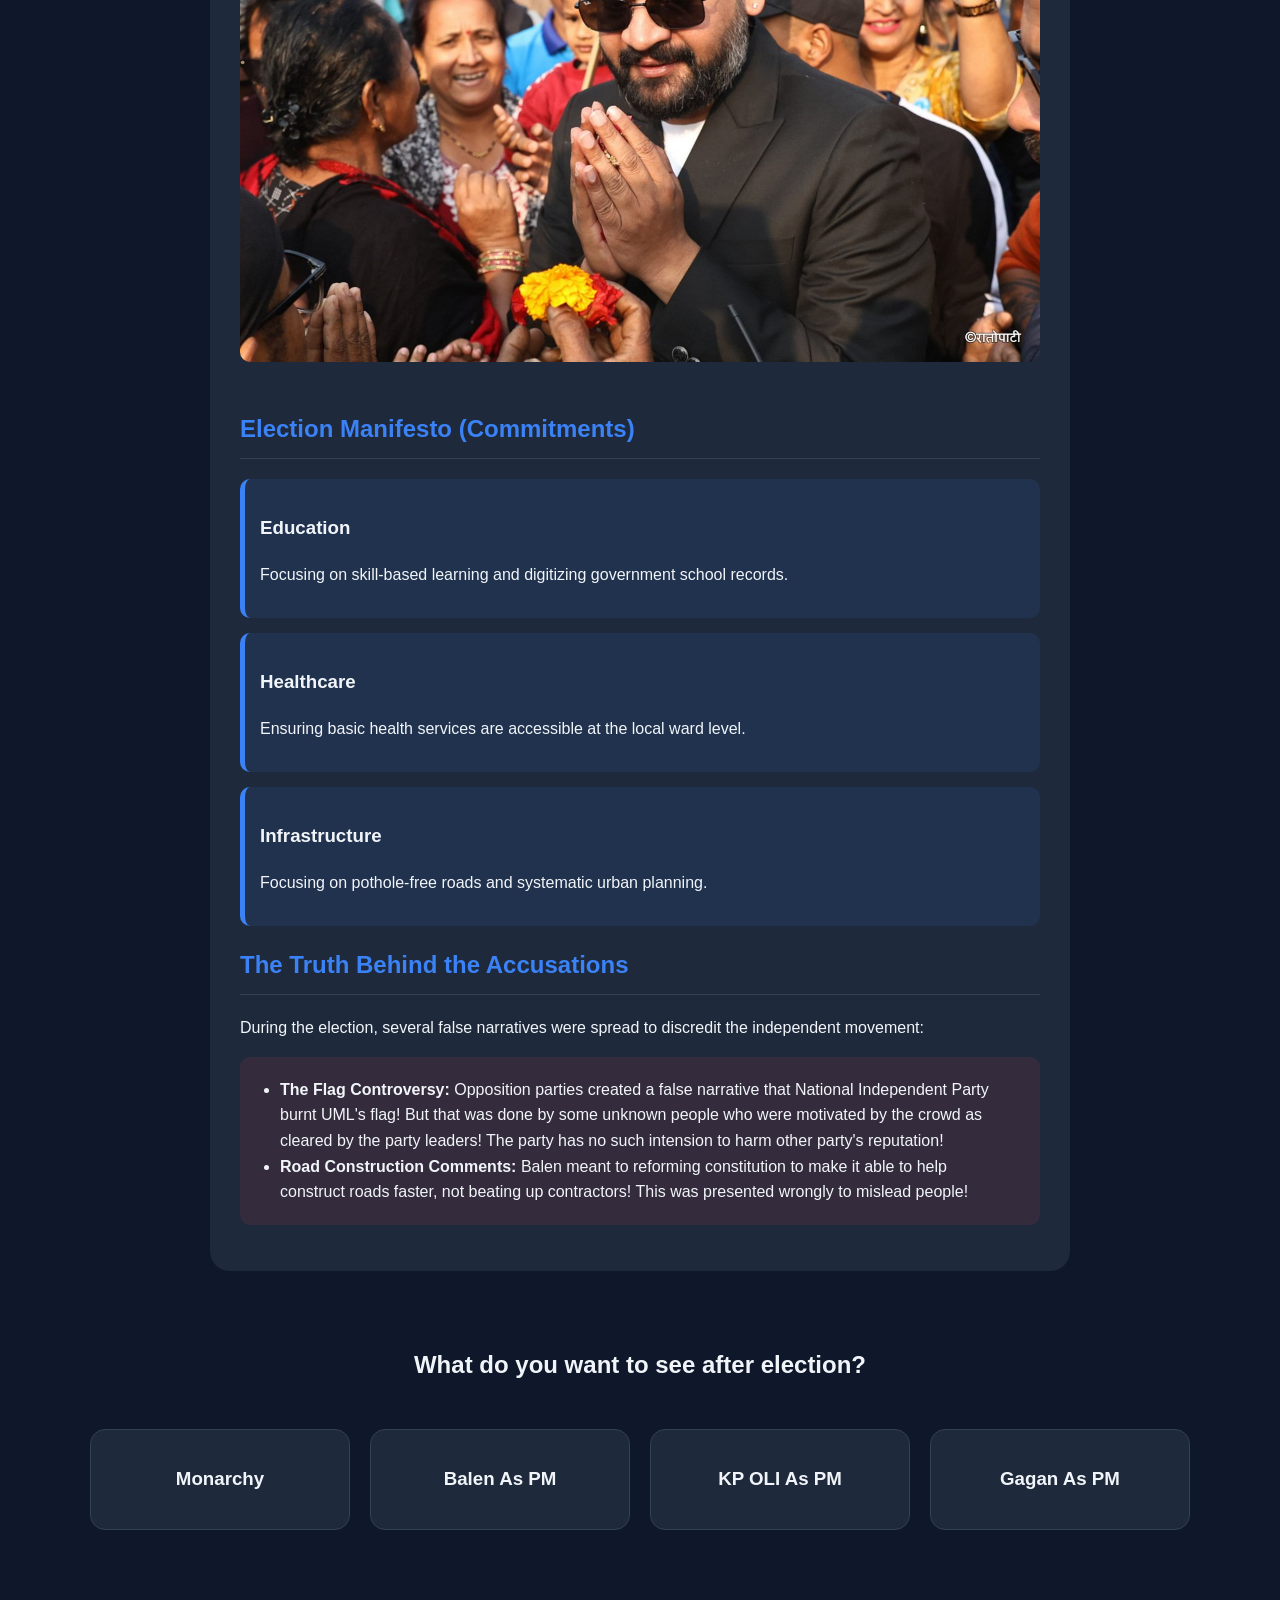
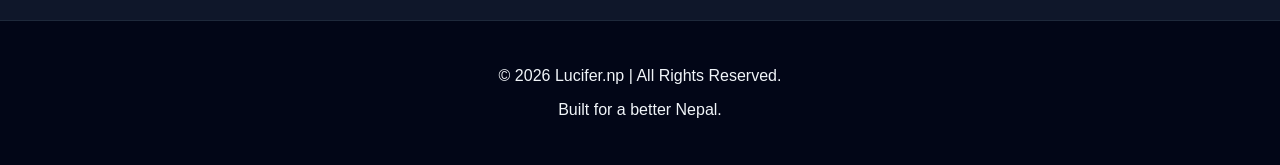
<file: Lucifer/homeEng.html>
<!DOCTYPE html>
<html lang="en">
<head>
    <meta charset="UTF-8">
    <meta name="viewport" content="width=device-width, initial-scale=1.0">
    <title>Lucifer.np</title>
    <link rel="icon" href="lucifer-logo.png" type="image/png">
    <link rel="stylesheet" href="style.css">
</head>
<body>

    <header>
        <div class="logo"><a href="homeEng.html">Lucifer.np</a></div>
        <div class="nav-links">
            <span class="lang-en"><a href="homeEng.html">Home</a></span>
            <span class="lang-en"><a href="#sub-menu-wrapper">Vote</a></span>
        </div>
    </header>

    <div class="hero">
        <div class="hero-text">
            <span class="lang-en">Listen to logic, choose a good leader!</span>
        </div>
        <div class="hero-image-container" id="balen-hero">
            <div id="heart-pop">❤️</div>
            <img src="Balen.jfif" alt="Balen Namaste" class="hero-img">
        </div>
    </div>
    <div class="education-container">
    <section id="introduction">
        <h1>The Rise of Independent Leadership in Nepal</h1>
        <p>The Rastriya Swatantra Party (RSP) fundamentally disrupted Nepal's political status quo by aligning with the visionary Balen Shah, positioning him as their future prime ministerial candidate to directly challenge the "old guard" of corrupt politicians. By uniting Balen Shah’s proven record of administrative action with the RSP’s mandate for good governance, the party offers a radical departure from the factionalism of the past. Their alliance is built on a commitment to institutional integrity, transparency, and the pursuit of a stable five-year government—a milestone Nepal has never achieved in its democratic history. This partnership represents a bold promise to replace long-standing misrule with a youth-led, result-oriented vision for a prosperous and stable nation.</p>
        <div class="video-wrapper">
            <iframe width="560" height="315" src="https://www.youtube.com/embed/Dj94ppe3Dtw?si=sAJpvErUsZmXvhqb" title="YouTube video player" frameborder="0" allow="accelerometer; autoplay; clipboard-write; encrypted-media; gyroscope; picture-in-picture; web-share" referrerpolicy="strict-origin-when-cross-origin" allowfullscreen></iframe>
        </div>
    </section>

    <section id="campaigns">
        <h2>Door-to-Door & Public Meets</h2>
        <p>The RSP and Balen Shah focused on grassroots connectivity rather than massive rallies. Their 'Door-to-Door' campaign allowed them to hear the real problems of the citizens.</p>
        <img src="BalenD2D.jpg" alt="Balen Public Meet" class="news-img">
    </section>

    <section id="manifesto">
        <h2>Election Manifesto (Commitments)</h2>
        <div id="education">
            <h3>Education</h3>
            <p>Focusing on skill-based learning and digitizing government school records.</p>
        </div>
        <div id="health">
            <h3>Healthcare</h3>
            <p>Ensuring basic health services are accessible at the local ward level.</p>
        </div>
        <div id="infrastructure">
            <h3>Infrastructure</h3>
            <p>Focusing on pothole-free roads and systematic urban planning.</p>
        </div>
    </section>

    <section id="accusations">
        <h2>The Truth Behind the Accusations</h2>
        <p>During the election, several false narratives were spread to discredit the independent movement:</p>
        <ul>
            <li><strong>The Flag Controversy:</strong> Opposition parties created a false narrative that National Independent Party burnt UML's flag! But that was done by some unknown people who were motivated by the crowd as cleared by the party leaders! The party has no such intension to harm other party's reputation!</li>
            <li><strong>Road Construction Comments:</strong> Balen meant to reforming constitution to make it able to help construct roads faster, not beating up contractors! This was presented wrongly to mislead people!</li>
        </ul>
    </section></div>
    <main id="interaction-area">
        <div id="sub-menu-wrapper">
            <h2 class="lang-en">What do you want to see after election?</h2>

            <div class="options-grid">
                <div class="card" onclick="showSubMenu('monarchy')">
                    <h3 class="lang-en">Monarchy</h3>
                </div>
                <div class="card" onclick="deshbhakt()">
                    <h3 class="lang-en">Balen As PM</h3>
                </div>
                <div class="card" onclick="showSubMenu('oli')">
                    <h3 class="lang-en">KP OLI As PM</h3>
                </div>
                <div class="card" onclick="showSubMenu('gagan')">
                    <h3 class="lang-en">Gagan As PM</h3>
                </div>
            </div>
        </div>
    </main>
    <footer>
        <p>&copy; 2026 Lucifer.np | All Rights Reserved.</p>
        <p>Built for a better Nepal.</p>
    </footer>

    <script src="scriptEng.js"></script>
</body>
</html>
</file>
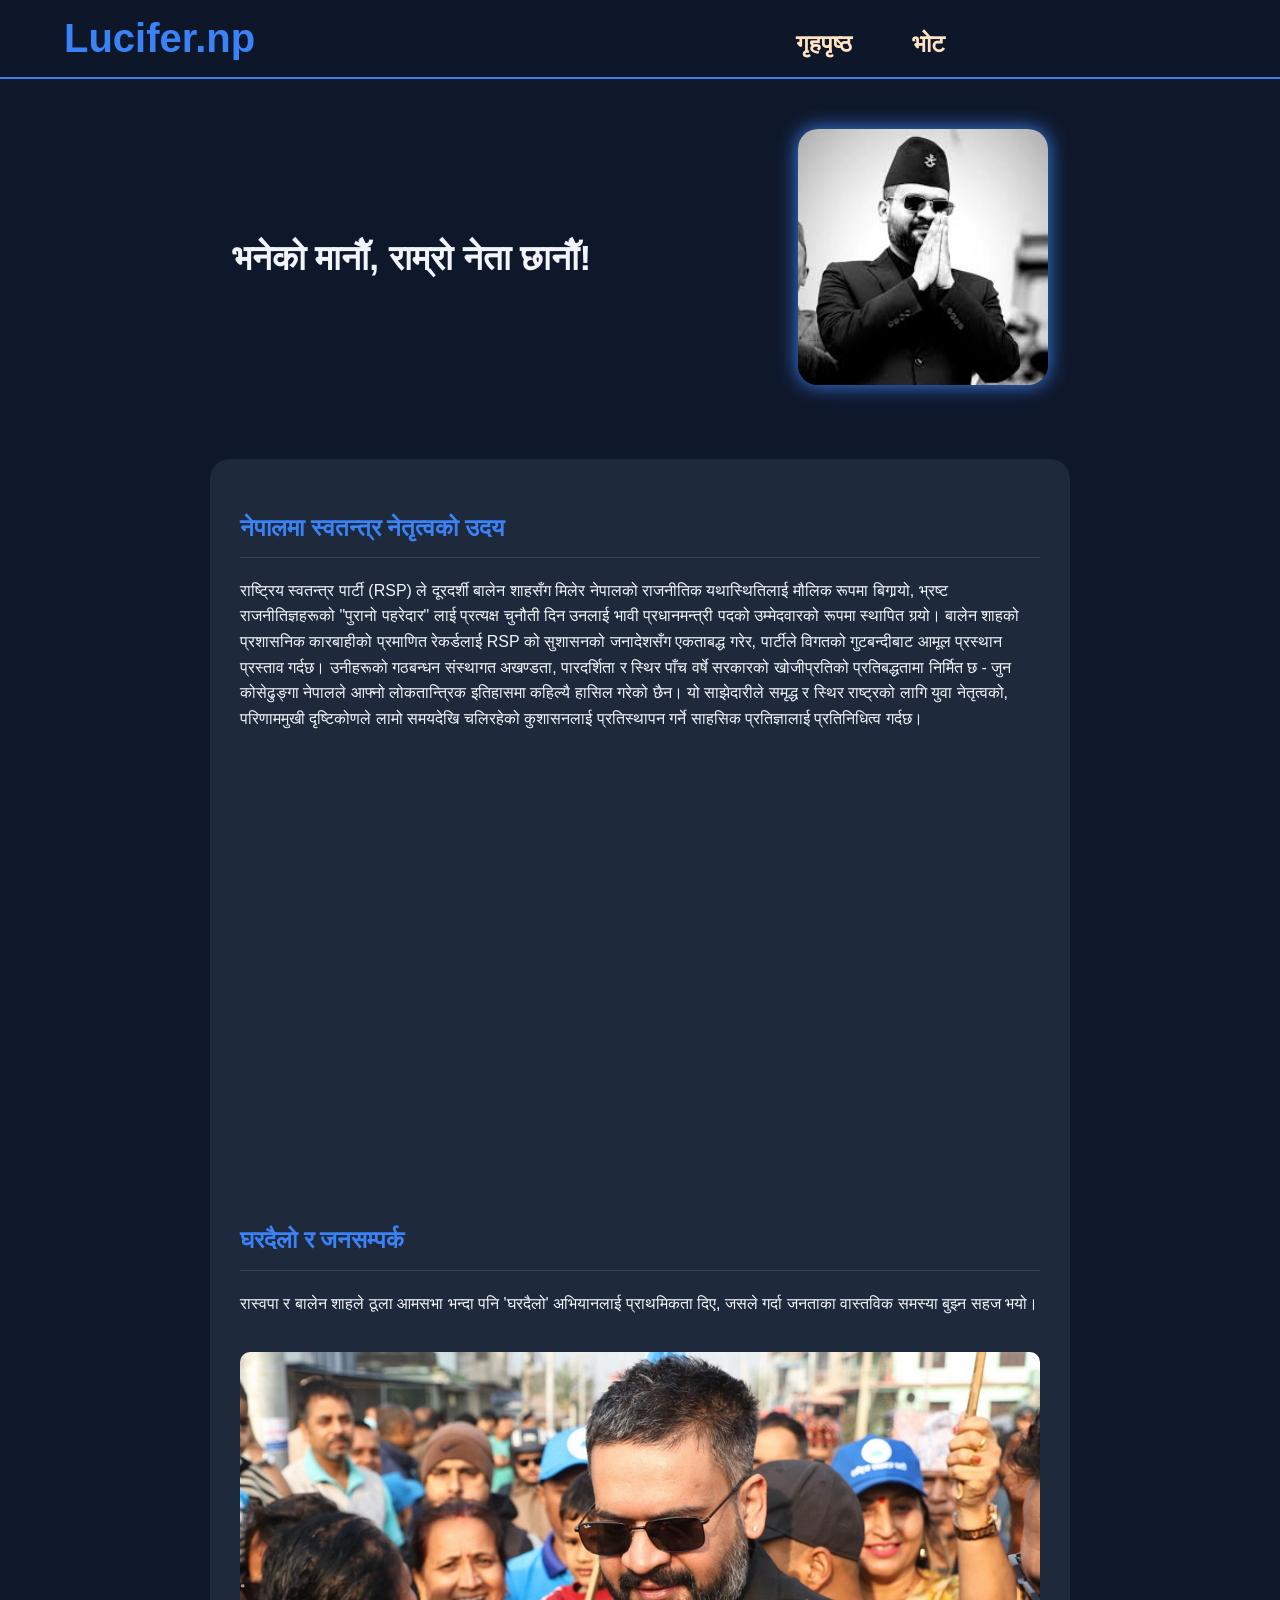
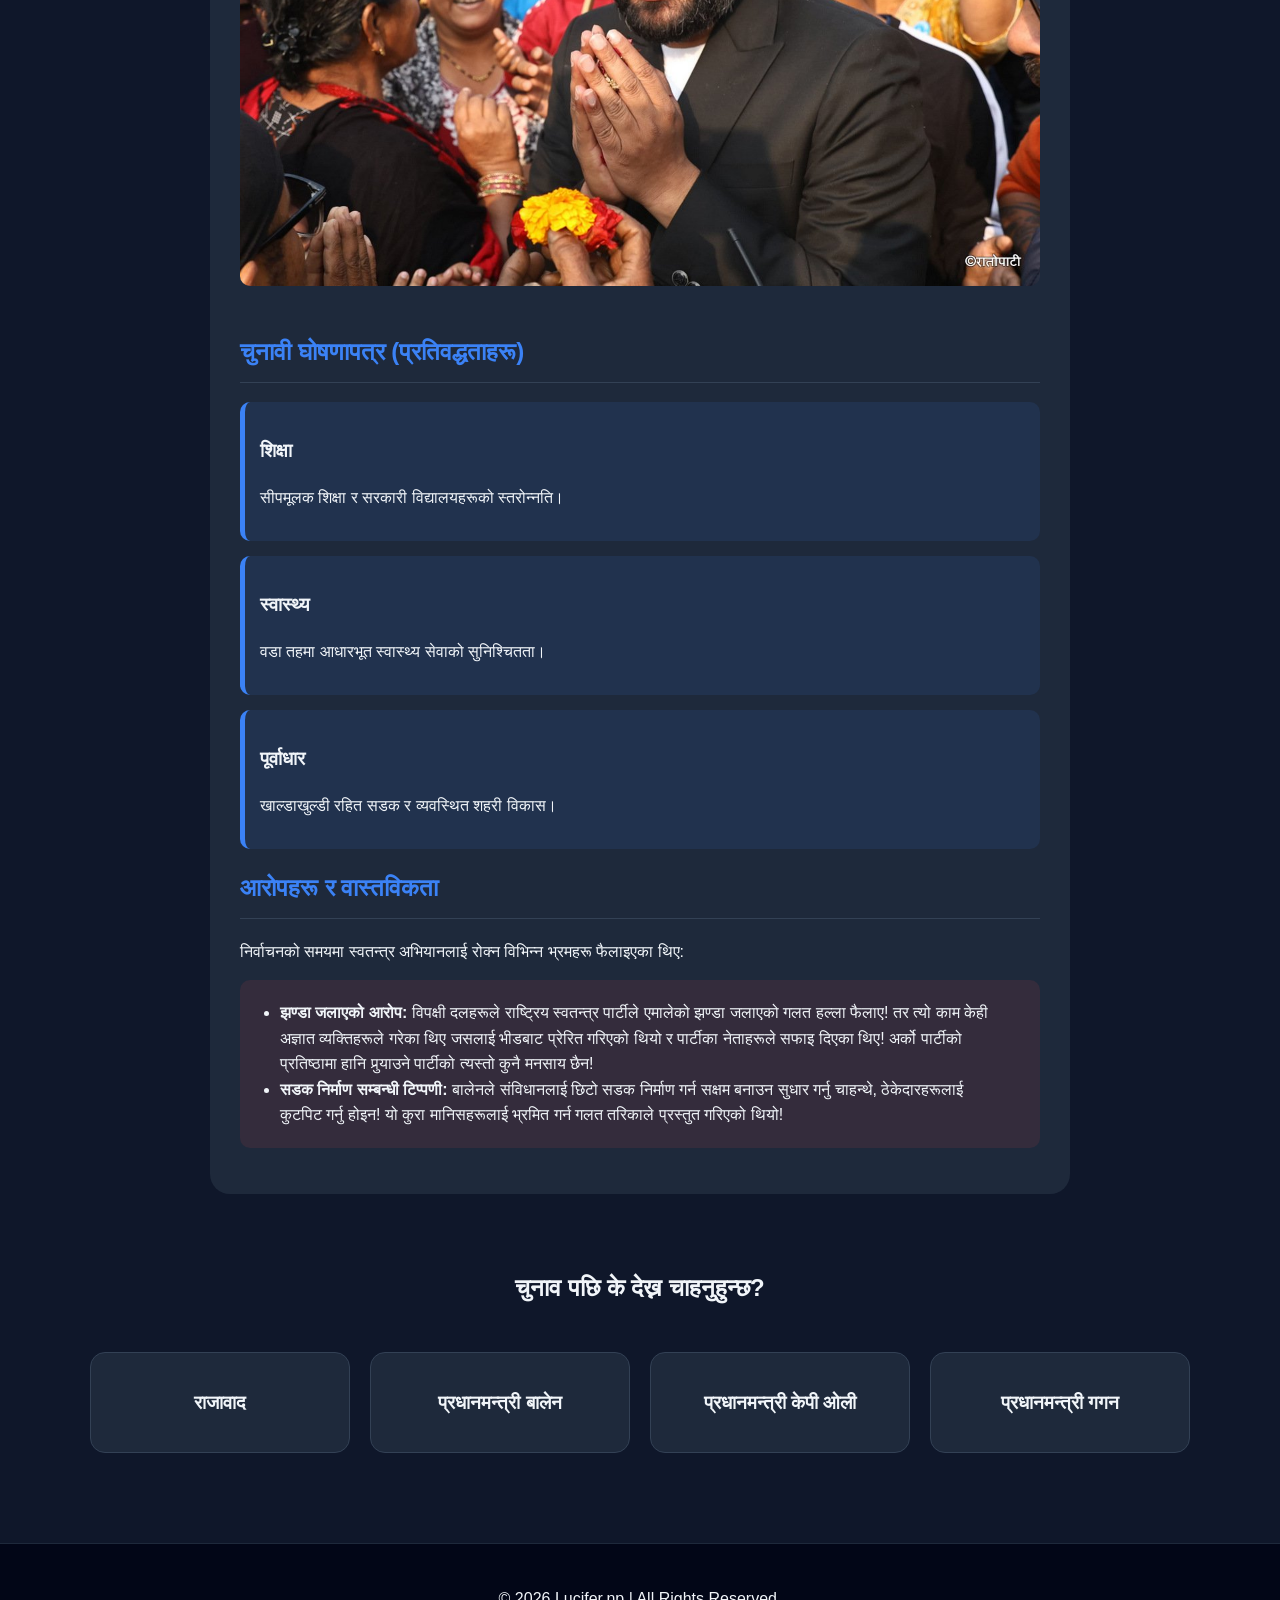
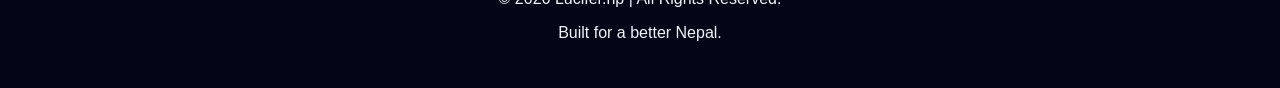
<file: Lucifer/homeNep.html>
<!DOCTYPE html>
<html lang="en">
<head>
    <meta charset="UTF-8">
    <meta name="viewport" content="width=device-width, initial-scale=1.0">
    <title>Lucifer.np</title>
    <link rel="icon" href="lucifer-logo.png" type="image/png">
    <link rel="stylesheet" href="style.css">
</head>
<body>

    <header>
        <div class="logo"><a href="homeNep.html">Lucifer.np</a></div>
        <div class="nav-links">
            <span class="lang-ne"><a href="homeNep.html">गृहपृष्ठ</a></span>
            <span class="lang-en"><a href="#sub-menu-wrapper">भोट</a></span>
        </div>
    </header>

    <div class="hero">
        <div class="hero-text">
            <span class="lang-ne">भनेको मानौॅ, राम्रो नेता छानौॅ!</span>
        </div>
        <div class="hero-image-container" id="balen-hero">
            <div id="heart-pop">❤️</div>
            <img src="Balen.jfif" alt="Balen Namaste" class="hero-img">
        </div>
    </div>
    
    <div class="education-container">
    <section id="introduction">
        <h1>नेपालमा स्वतन्त्र नेतृत्वको उदय</h1>
        <p>राष्ट्रिय स्वतन्त्र पार्टी (RSP) ले दूरदर्शी बालेन शाहसँग मिलेर नेपालको राजनीतिक यथास्थितिलाई मौलिक रूपमा बिगार्‍यो, भ्रष्ट राजनीतिज्ञहरूको "पुरानो पहरेदार" लाई प्रत्यक्ष चुनौती दिन उनलाई भावी प्रधानमन्त्री पदको उम्मेदवारको रूपमा स्थापित गर्‍यो। बालेन शाहको प्रशासनिक कारबाहीको प्रमाणित रेकर्डलाई RSP को सुशासनको जनादेशसँग एकताबद्ध गरेर, पार्टीले विगतको गुटबन्दीबाट आमूल प्रस्थान प्रस्ताव गर्दछ। उनीहरूको गठबन्धन संस्थागत अखण्डता, पारदर्शिता र स्थिर पाँच वर्षे सरकारको खोजीप्रतिको प्रतिबद्धतामा निर्मित छ - जुन कोसेढुङ्गा नेपालले आफ्नो लोकतान्त्रिक इतिहासमा कहिल्यै हासिल गरेको छैन। यो साझेदारीले समृद्ध र स्थिर राष्ट्रको लागि युवा नेतृत्वको, परिणाममुखी दृष्टिकोणले लामो समयदेखि चलिरहेको कुशासनलाई प्रतिस्थापन गर्ने साहसिक प्रतिज्ञालाई प्रतिनिधित्व गर्दछ।</p>
        <div class="video-wrapper">
            <iframe width="560" height="315" src="https://www.youtube.com/embed/Dj94ppe3Dtw?si=sAJpvErUsZmXvhqb" title="YouTube video player" frameborder="0" allow="accelerometer; autoplay; clipboard-write; encrypted-media; gyroscope; picture-in-picture; web-share" referrerpolicy="strict-origin-when-cross-origin" allowfullscreen></iframe>
        </div>
    </section>

    <section id="campaigns">
        <h2>घरदैलो र जनसम्पर्क</h2>
        <p>रास्वपा र बालेन शाहले ठूला आमसभा भन्दा पनि 'घरदैलो' अभियानलाई प्राथमिकता दिए, जसले गर्दा जनताका वास्तविक समस्या बुझ्न सहज भयो।</p>
        <img src="BalenD2D.jpg" alt="बालेन जनसम्पर्क" class="news-img">
    </section>

    <section id="manifesto">
        <h2>चुनावी घोषणापत्र (प्रतिवद्धताहरू)</h2>
        <div id="शिक्षा">
            <h3>शिक्षा</h3>
            <p>सीपमूलक शिक्षा र सरकारी विद्यालयहरूको स्तरोन्नति।</p>
        </div>
        <div id="स्वास्थ्य">
            <h3>स्वास्थ्य</h3>
            <p>वडा तहमा आधारभूत स्वास्थ्य सेवाको सुनिश्चितता।</p>
        </div>
        <div id="पूर्वाधार">
            <h3>पूर्वाधार</h3>
            <p>खाल्डाखुल्डी रहित सडक र व्यवस्थित शहरी विकास।</p>
        </div>
    </section>

    <section id="accusations">
        <h2>आरोपहरू र वास्तविकता</h2>
        <p>निर्वाचनको समयमा स्वतन्त्र अभियानलाई रोक्न विभिन्न भ्रमहरू फैलाइएका थिए:</p>
        <ul>
            <li><strong>झण्डा जलाएको आरोप:</strong> विपक्षी दलहरूले राष्ट्रिय स्वतन्त्र पार्टीले एमालेको झण्डा जलाएको गलत हल्ला फैलाए! तर त्यो काम केही अज्ञात व्यक्तिहरूले गरेका थिए जसलाई भीडबाट प्रेरित गरिएको थियो र पार्टीका नेताहरूले सफाइ दिएका थिए! अर्को पार्टीको प्रतिष्ठामा हानि पुर्‍याउने पार्टीको त्यस्तो कुनै मनसाय छैन!</li>
            <li><strong>सडक निर्माण सम्बन्धी टिप्पणी:</strong> बालेनले संविधानलाई छिटो सडक निर्माण गर्न सक्षम बनाउन सुधार गर्नु चाहन्थे, ठेकेदारहरूलाई कुटपिट गर्नु होइन! यो कुरा मानिसहरूलाई भ्रमित गर्न गलत तरिकाले प्रस्तुत गरिएको थियो!</li>
        </ul>
    </section></div>
    <main id="interaction-area">
        <div id="sub-menu-wrapper">
            <h2 class="lang-ne">चुनाव पछि के देख्न चाहनुहुन्छ?</h2>

            <div class="options-grid">
                <div class="card" onclick="showSubMenu('monarchy')">
                    <h3 class="lang-ne">राजावाद</h3>
                </div>
                <div class="card" onclick="deshbhakt()">
                    <h3 class="lang-ne">प्रधानमन्त्री बालेन</h3>
                </div>
                <div class="card" onclick="showSubMenu('oli')">
                    <h3 class="lang-ne">प्रधानमन्त्री केपी ओली</h3>
                </div>
                <div class="card" onclick="showSubMenu('gagan')">
                    <h3 class="lang-ne">प्रधानमन्त्री गगन</h3>
                </div>
            </div>
        </div>
    </main>

    <footer>
        <p>&copy; 2026 Lucifer.np | All Rights Reserved.</p>
        <p>Built for a better Nepal.</p>
    </footer>

    <script src="scriptNep.js"></script>
</body>
</html>
</file>
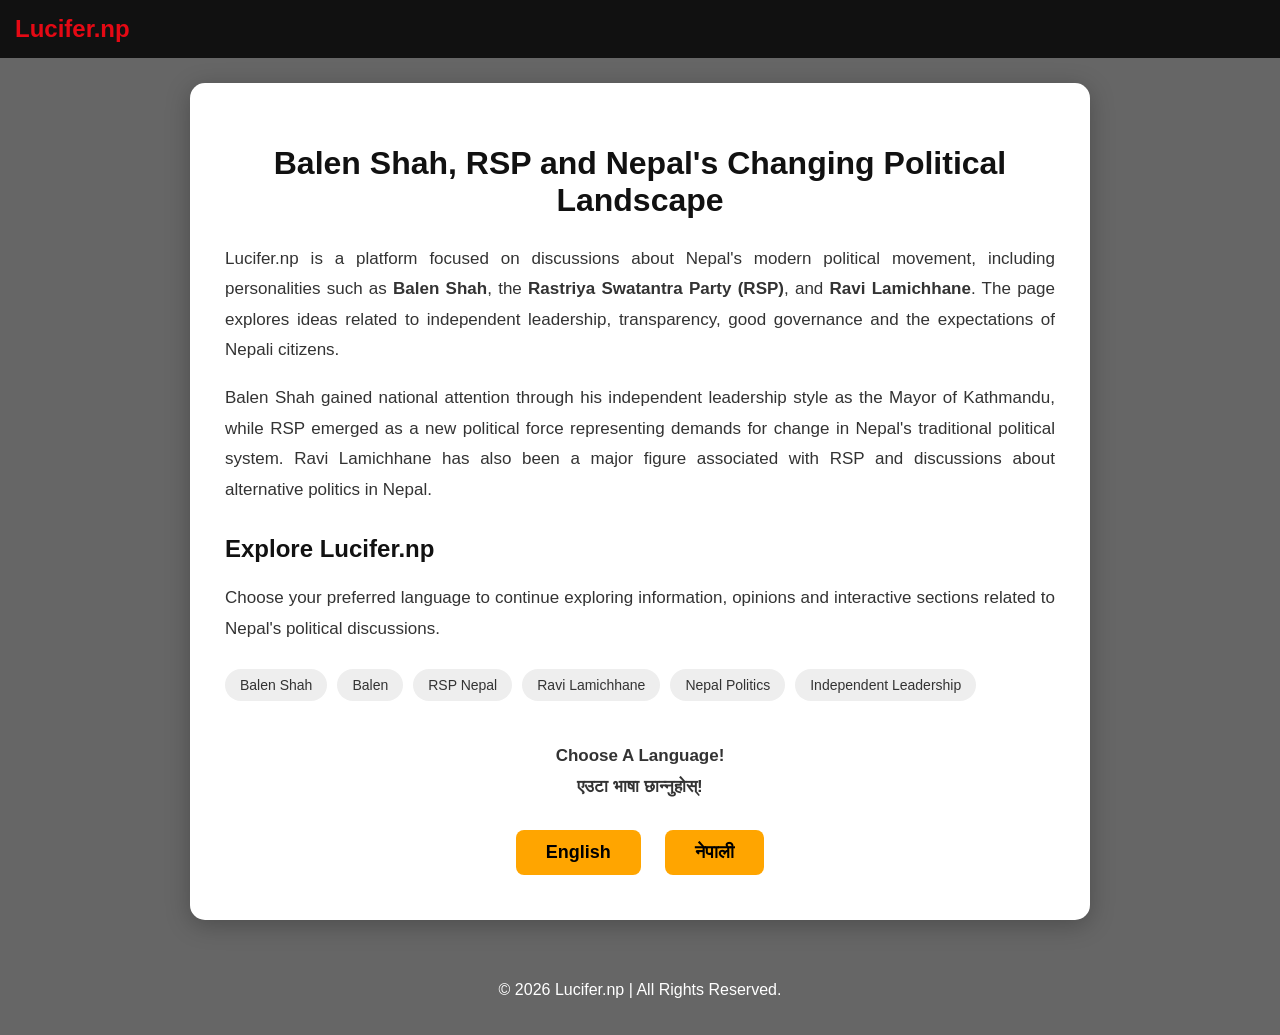
<file: Lucifer/lucifer-np.html>
<!DOCTYPE html>
<html lang="en">
<head>
    <meta charset="UTF-8">
    <meta name="viewport" content="width=device-width, initial-scale=1.0">

    <title>Balen Shah, RSP & Ravi Lamichhane | Nepal Political Movement - Lucifer.np</title>
    <link rel="icon" href="lucifer-logo.png" type="image/png">
    <meta name="description" content="Explore information about Balen Shah, Rastriya Swatantra Party (RSP), Ravi Lamichhane, independent leadership, and discussions about Nepal's political future on Lucifer.np.">
    <meta name="keywords" content="Balen Shah, Balen, Balen Kathmandu Mayor, RSP, Rastriya Swatantra Party, Ravi Lamichhane, Nepal politics, Nepal election, independent leadership, youth leadership Nepal">
    <meta name="author" content="Lucifer.np">

    <meta property="og:title" content="Balen Shah, RSP and Nepal's New Political Discussion | Lucifer.np">
    <meta property="og:description" content="A platform discussing Balen Shah, RSP, Ravi Lamichhane and political ideas shaping Nepal's future.">
    <meta property="og:type" content="website">
    <style>
* {
    box-sizing: border-box;
}

body {
    margin: 0;
    background: #666;
    color: #222 !important;
    font-family: Arial, Helvetica, sans-serif;
}

header {
    background: #111;
    padding: 15px;
}

.logo {
    color: #e50914;
    font-size: 24px;
    font-weight: bold;
}

.main {
    min-height: calc(100vh - 70px);
    display: flex;
    justify-content: center;
    align-items: flex-start;
    padding: 25px 15px;
}

.seo-content {
    width: 100%;
    max-width: 900px;
    background: white;
    padding: 35px;
    border-radius: 15px;
    color: #222 !important;
    box-shadow: 0 5px 25px rgba(0,0,0,.25);
}

.seo-content h1 {
    color: #111 !important;
    text-align: center;
    font-size: 32px;
    margin-bottom: 25px;
}

.seo-content h2 {
    color: #111 !important;
    margin-top: 30px;
}

.seo-content p {
    color: #333 !important;
    font-size: 17px;
    line-height: 1.8;
    text-align: justify;
}

.keywords {
    margin-top: 25px;
    display: flex;
    flex-wrap: wrap;
    gap: 10px;
}

.keywords span {
    background: #eee;
    color: #333 !important;
    padding: 8px 15px;
    border-radius: 20px;
    font-size: 14px;
}

.chooseLang {
    margin-top: 40px;
    text-align: center;
}

.chooseLang p {
    text-align: center;
    font-weight: bold;
}

.lang-btn {
    background: orange;
    padding: 12px 30px;
    border: none;
    border-radius: 8px;
    margin: 10px;
    cursor: pointer;
}

.lang-btn a {
    color: black !important;
    text-decoration: none;
    font-weight: bold;
    font-size: 18px;
}

footer {
    text-align: center;
    padding: 20px;
    color: white;
}


@media(max-width:600px){

    .seo-content {
        padding: 20px;
    }

    .seo-content h1 {
        font-size: 24px;
    }

    .seo-content p {
        font-size: 15px;
    }

}
</style>
    
</head>

<body>

<header>
    <div class="logo">Lucifer.np</div>
</header>

<div class="main">

<section class="seo-content">

<h1>Balen Shah, RSP and Nepal's Changing Political Landscape</h1>

<p>
Lucifer.np is a platform focused on discussions about Nepal's modern political movement,
including personalities such as <strong>Balen Shah</strong>, the
<strong>Rastriya Swatantra Party (RSP)</strong>, and <strong>Ravi Lamichhane</strong>.
The page explores ideas related to independent leadership, transparency,
good governance and the expectations of Nepali citizens.
</p>

<p>
Balen Shah gained national attention through his independent leadership style as the
Mayor of Kathmandu, while RSP emerged as a new political force representing demands
for change in Nepal's traditional political system. Ravi Lamichhane has also been a
major figure associated with RSP and discussions about alternative politics in Nepal.
</p>

<h2>Explore Lucifer.np</h2>

<p>
Choose your preferred language to continue exploring information, opinions and
interactive sections related to Nepal's political discussions.
</p>

<div class="keywords">
    <span>Balen Shah</span>
    <span>Balen</span>
    <span>RSP Nepal</span>
    <span>Ravi Lamichhane</span>
    <span>Nepal Politics</span>
    <span>Independent Leadership</span>
</div>

<div class="chooseLang">
    <p>Choose A Language!<br>एउटा भाषा छान्नुहोस्!</p>

    <button class="lang-btn">
        <a href="homeEng.html">English</a>
    </button>

    <button class="lang-btn">
        <a href="homeNep.html">नेपाली</a>
    </button>
</div>

</section>

</div>

<footer>
    <p>&copy; 2026 Lucifer.np | All Rights Reserved.</p>
</footer>

<script>
document.querySelectorAll(".lang-btn").forEach(button=>{
    button.addEventListener("click",()=>{
        console.log("Language selected");
    });
});
</script>

</body>
</html>
</file>
<file: Lucifer/style.css>
:root {
    --bg-dark: #0f172a;
    --card-bg: #1e293b;
    --accent-blue: #3b82f6;
    --text-light: #f1f5f9;
}
html{
    scroll-behavior: smooth;
}

body {
    margin: 0;
    font-family: 'Segoe UI', sans-serif;
    background-color: var(--bg-dark);
    color: var(--text-light);
    overflow-x: hidden;
}

header {
    display: flex;
    justify-content: space-between;
    align-items: center;
    padding: 1rem 5%;
    background: rgba(15, 23, 42, 0.9);
    border-bottom: 2px solid var(--accent-blue);
    font-size: 2.5rem;
    position: sticky;
    top: 0;
    z-index: 1000;
}

.logo a{
    text-decoration: none;
    font-size: 2.5rem; 
    font-weight: bold; 
    color: var(--accent-blue);
}

.logo { font-weight: bold; color: var(--accent-blue); }

.nav-links{
  width: 60%;
  display: flex;
  justify-content: center;
  align-items: center;
  gap: 60px;
}
.nav-links span{
    float: left;
}
.nav-links a{
    text-decoration: none;
    font-size: 1.5rem; 
    font-weight: bold; 
    color: bisque;
}

#lang-toggle {
    background: var(--accent-blue);
    color: white;
    border: none;
    padding: 8px 15px;
    border-radius: 5px;
    cursor: pointer;
}

.hero {
    display: flex;
    align-items: center;
    justify-content: space-around;
    padding: 50px 10%;
}

.hero-text { font-size: 2.2rem; max-width: 500px; font-weight: bold; }

.hero-image-container { position: relative; }

.hero-img {
    width: 250px;
    border-radius: 20px;
    box-shadow: 0 0 20px var(--accent-blue);
    animation: bounce 6s infinite ease-out;
}

@keyframes bounce {
    0%, 100% {
       
        transform: translateY(0);
    }
    50% {
        transform: translateY(-20px);
    }
}

#heart-pop {
    position: absolute;
    top: -40px;
    left: 50%;
    transform: translateX(-50%);
    font-size: 3rem;
    display: none;
    z-index: 10;
    animation: floatUp 1s ease-out;
}

@keyframes floatUp {
    0% { opacity: 1; transform: translate(-50%, 0); }
    100% { opacity: 0; transform: translate(-50%, -100px); }
}

main { padding: 40px 5%; }

#sub-menu-wrapper {
    display: flex;
    flex-direction: column;
    justify-content: center;
    align-items: center;
    gap: 30px;
    width: 100%;
}

/* Home Screen Grid */
.options-grid {
    display: grid;
    grid-template-columns: repeat(auto-fit, minmax(240px, 1fr));
    gap: 20px;
    width: 100%;
    max-width: 1100px;
}

/* Fixed Sub-menu Grid (Prevents stretching) */
.sub-menu-grid {
    display: grid;
    grid-template-columns: 1fr 1fr;
    gap: 20px;
    width: 100%;
    max-width: 800px;
}

.card {
    background: var(--card-bg);
    border-radius: 15px;
    padding: 20px;
    cursor: pointer;
    text-align: center;
    border: 1px solid #334155;
    transition: 0.3s;
}

.card img {
    width: 100%;
    height: 180px;
    object-fit: cover;
    border-radius: 10px;
    margin-bottom: 10px;
}

.unclickable {
    user-select: none;
    touch-action: none; /* Crucial for mobile */
}

/* .lang-ne { display: none; } */

.message-box {
    background: #064e3b;
    padding: 30px;
    border-radius: 15px;
    border: 2px solid #10b981;
    text-align: center;
}

footer {
    flex: none;
    padding: 30px;
    background: #020617;
    text-align: center;
    border-top: 1px solid #1e293b;
    margin-top: 50px;
}
.education-container {
    max-width: 800px;
    margin: 20px auto;
    padding: 30px;
    background: #1e293b;
    border-radius: 20px;
    text-align: left;
    line-height: 1.6;
}

.education-container h1, .education-container h2 {
    color: var(--accent-blue);
    border-bottom: 1px solid #334155;
    padding-bottom: 10px;
}

.video-wrapper {
    position: relative;
    padding-bottom: 56.25%; /* 16:9 Aspect Ratio */
    height: 0;
    margin: 20px 0;
}

.video-wrapper iframe {
    position: absolute;
    top: 0;
    left: 0;
    width: 100%;
    height: 100%;
    border-radius: 10px;
}

.news-img {
    width: 100%;
    border-radius: 10px;
    margin: 20px 0;
}

.education-container div[id] {
    background: rgba(59, 130, 246, 0.1);
    padding: 15px;
    border-radius: 10px;
    margin-bottom: 15px;
    border-left: 5px solid var(--accent-blue);
}

.education-container ul {
    background: rgba(239, 68, 68, 0.1);
    padding: 20px 40px;
    border-radius: 10px;
}

.education-container button {
    display: block;
    margin: 30px auto 0;
}

/* Responsive Fixes */
@media (max-width: 768px) {
    header { flex-direction: column; gap: 15px; }
    .hero { flex-direction: column-reverse; text-align: center; gap: 30px; }
    .hero-text { font-size: 1.6rem; }
    .options-grid { grid-template-columns: 1fr; }
    .sub-menu-grid { gap: 10px; }
}
</file>
